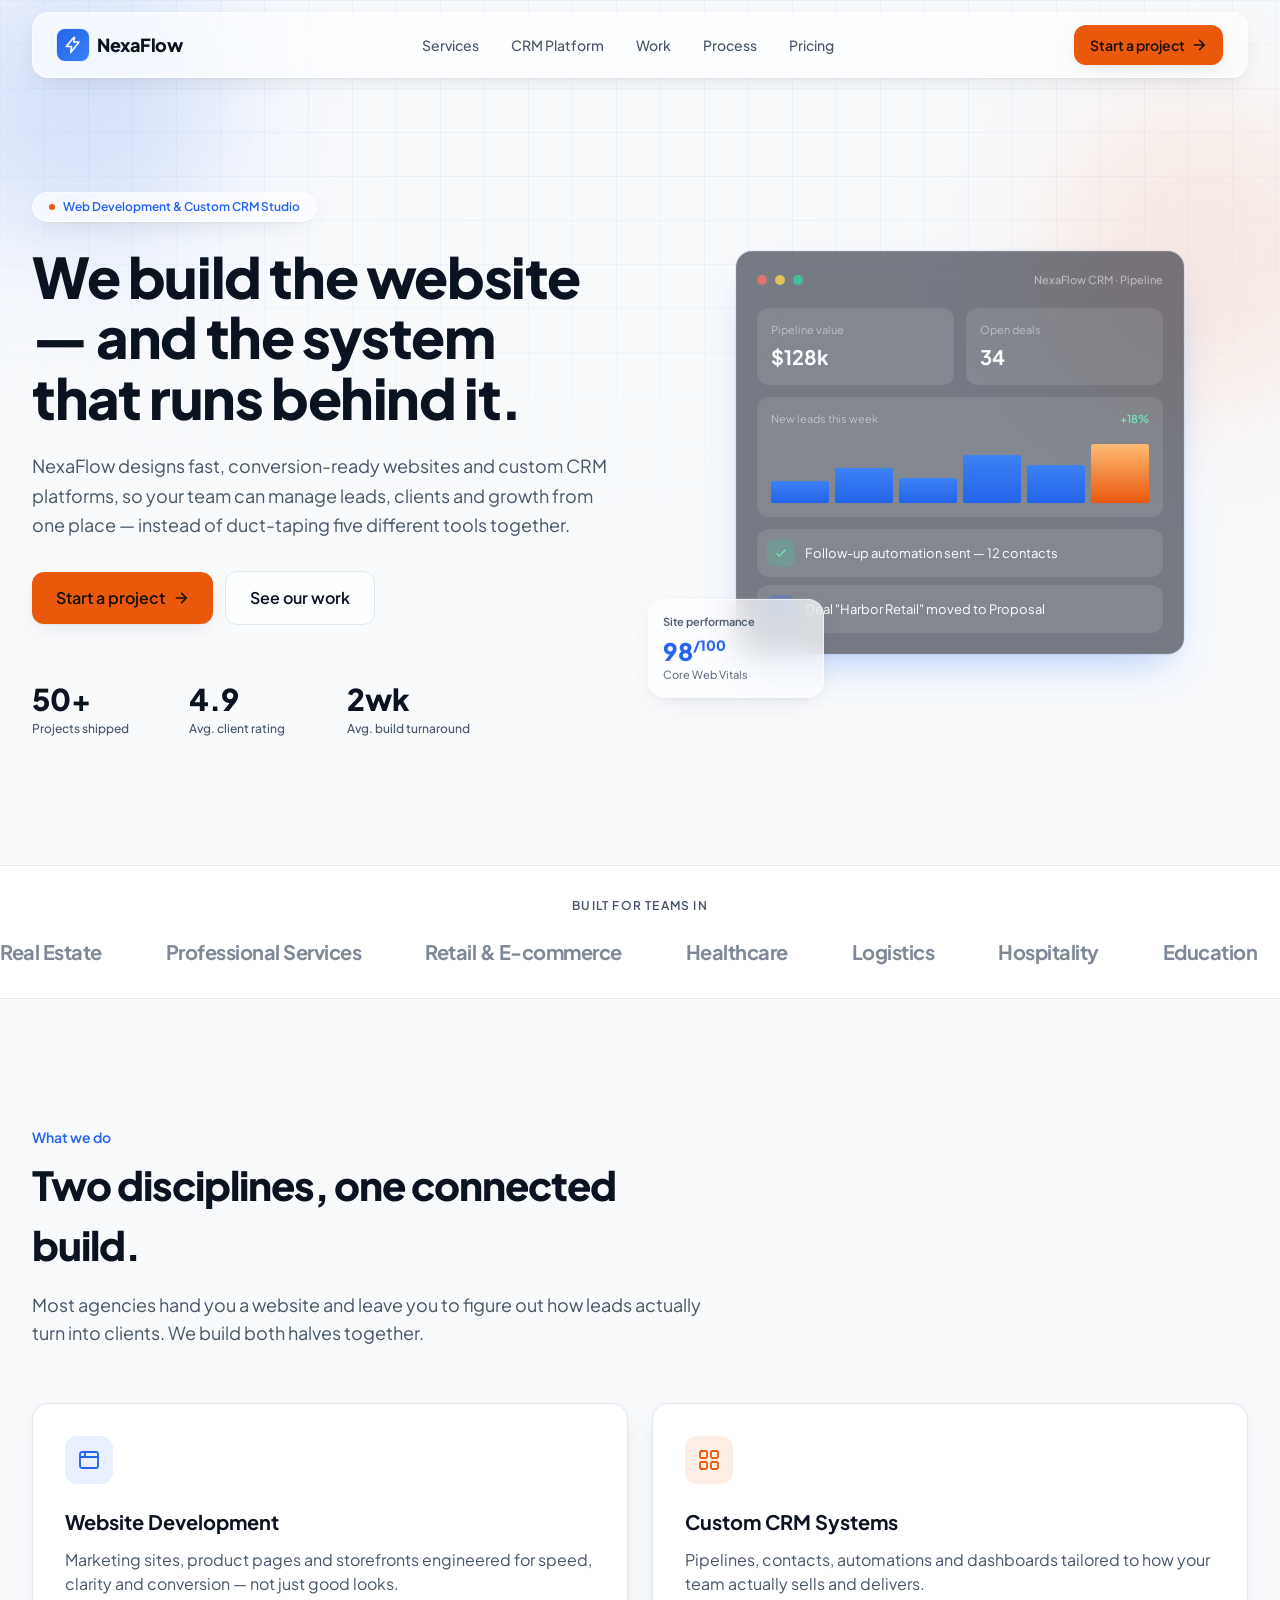
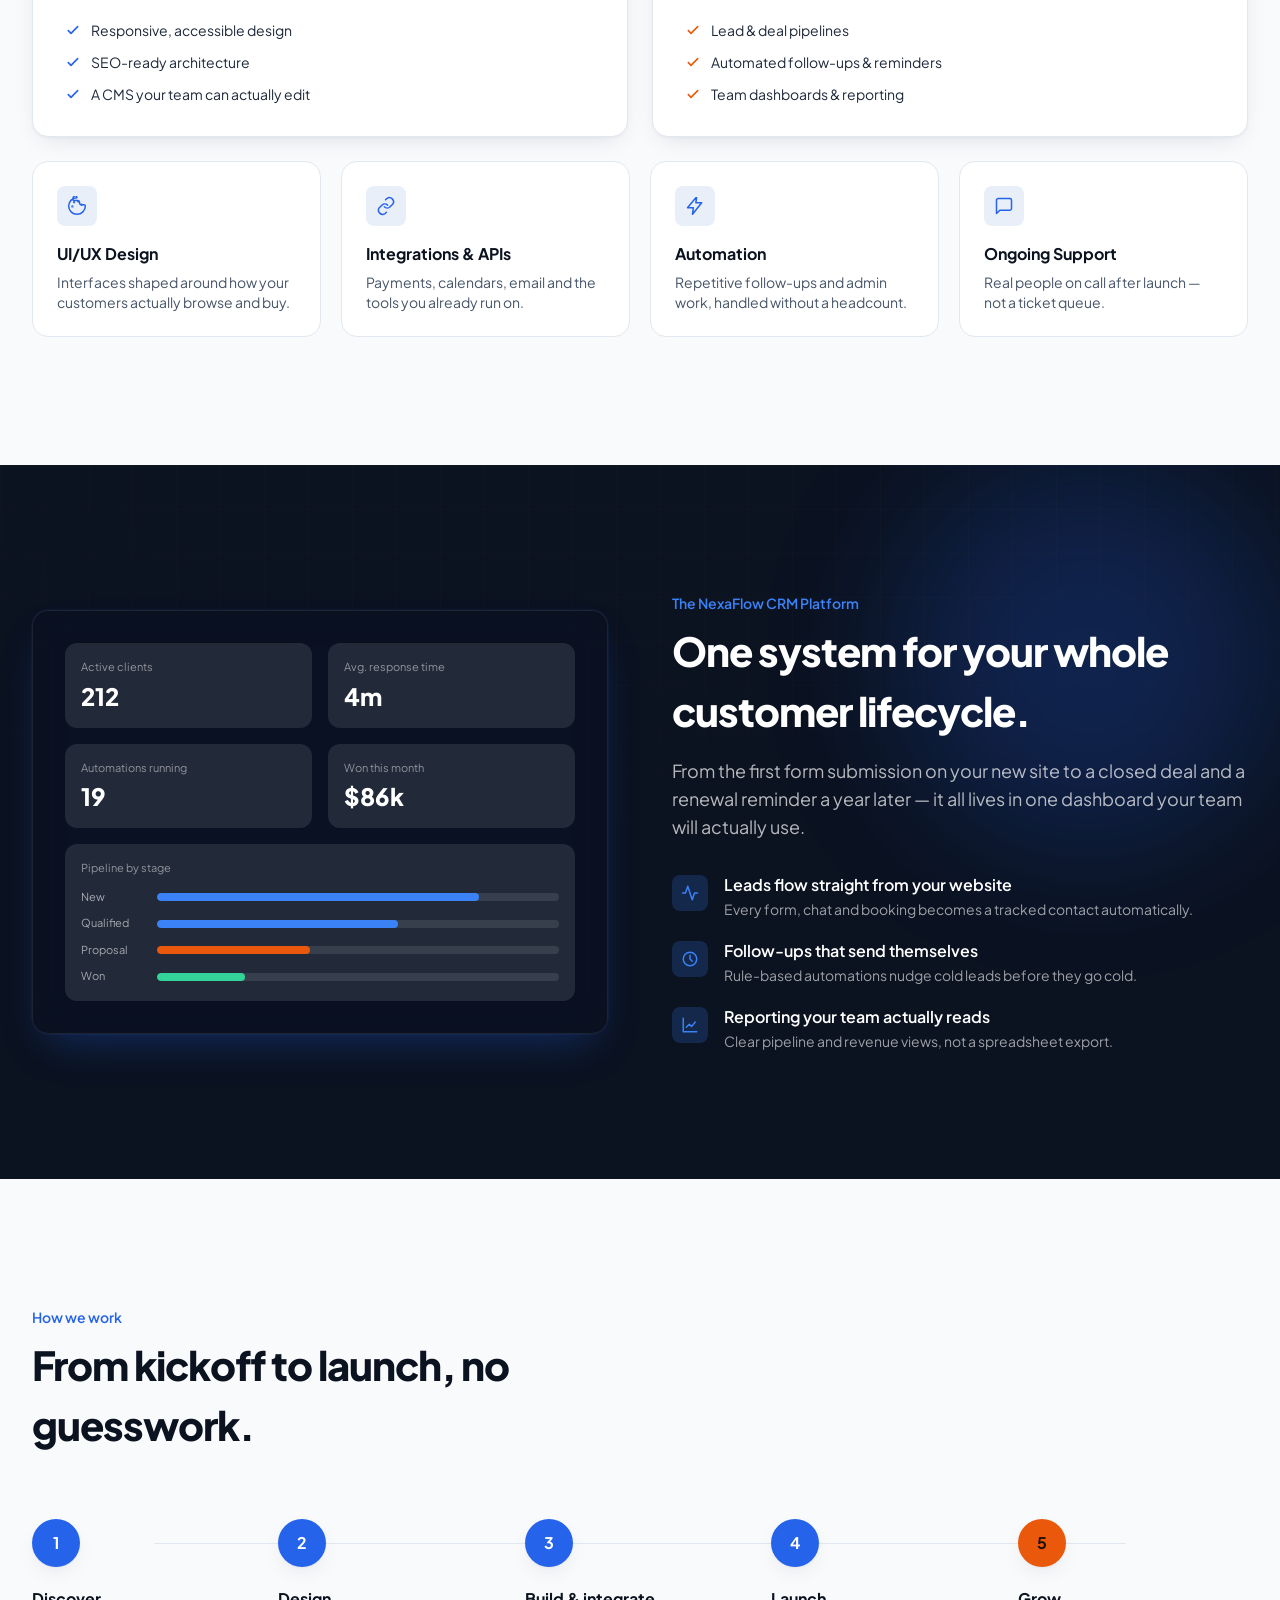
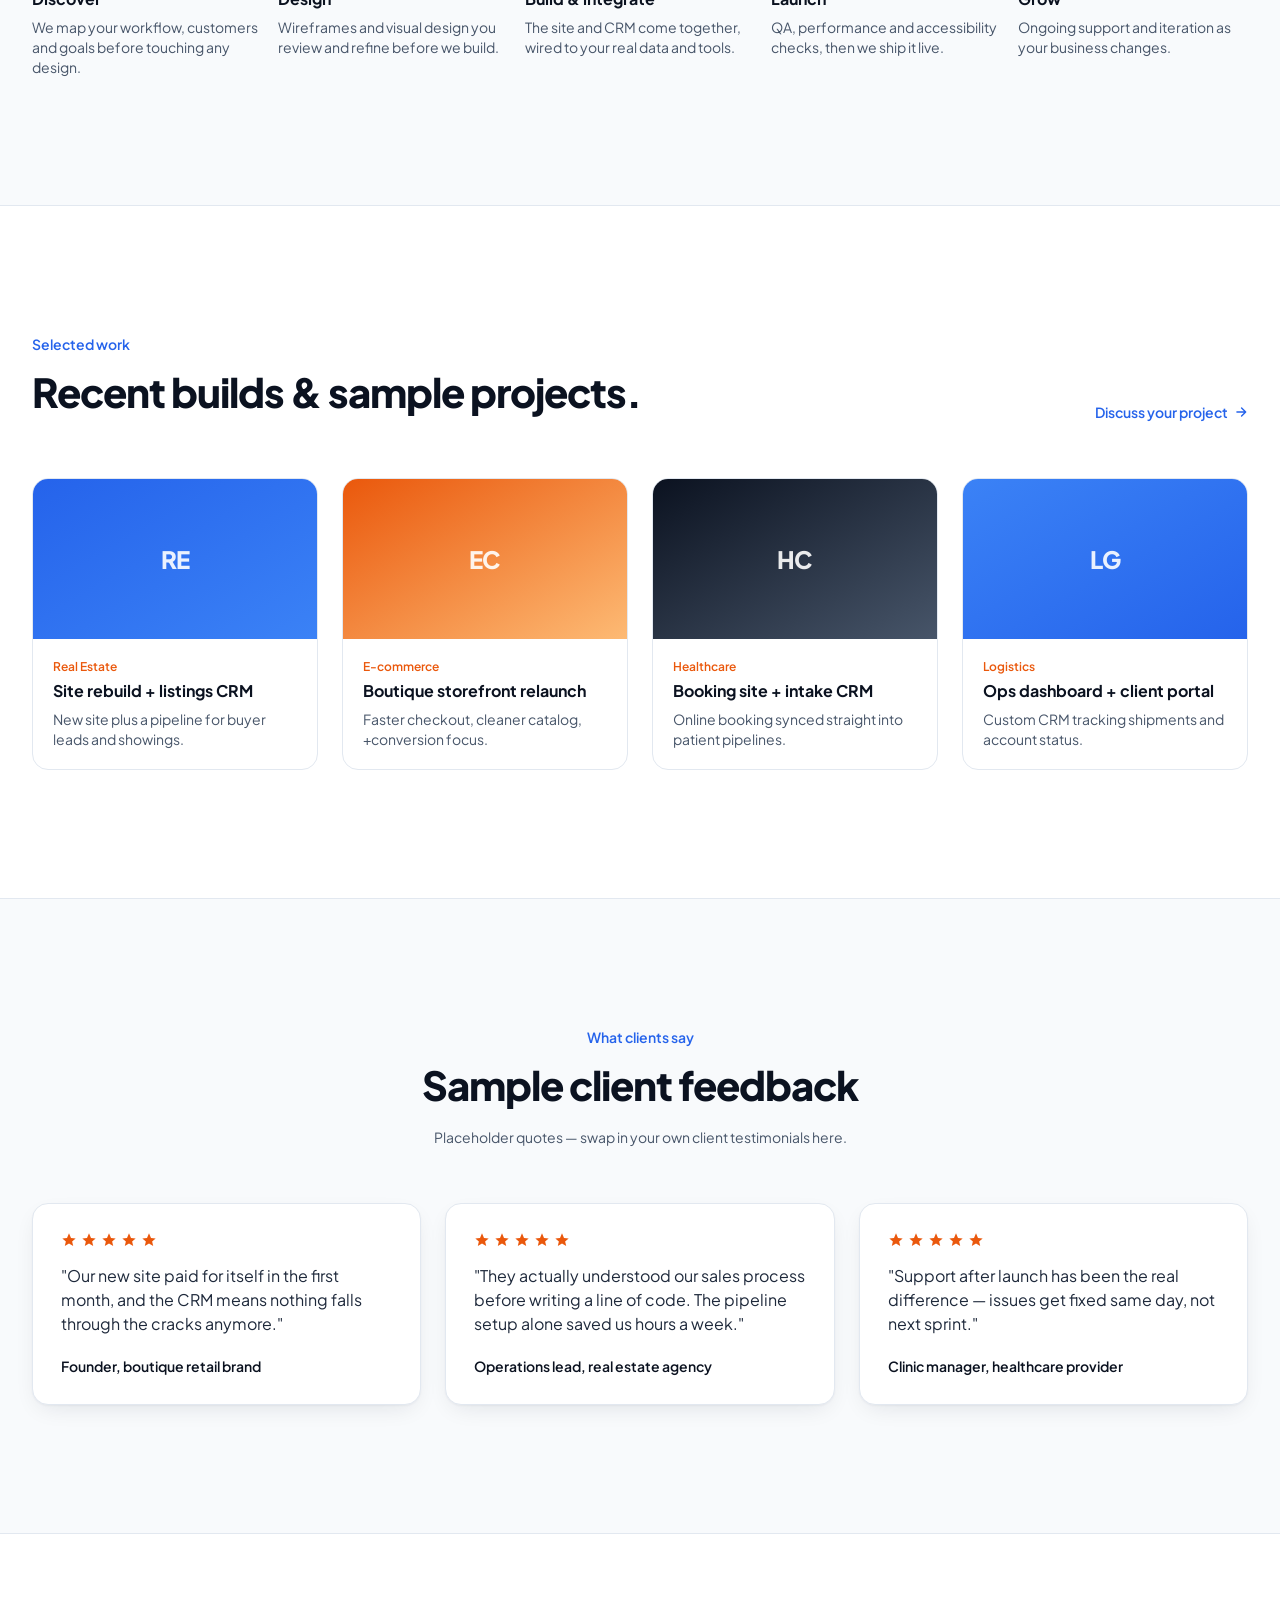
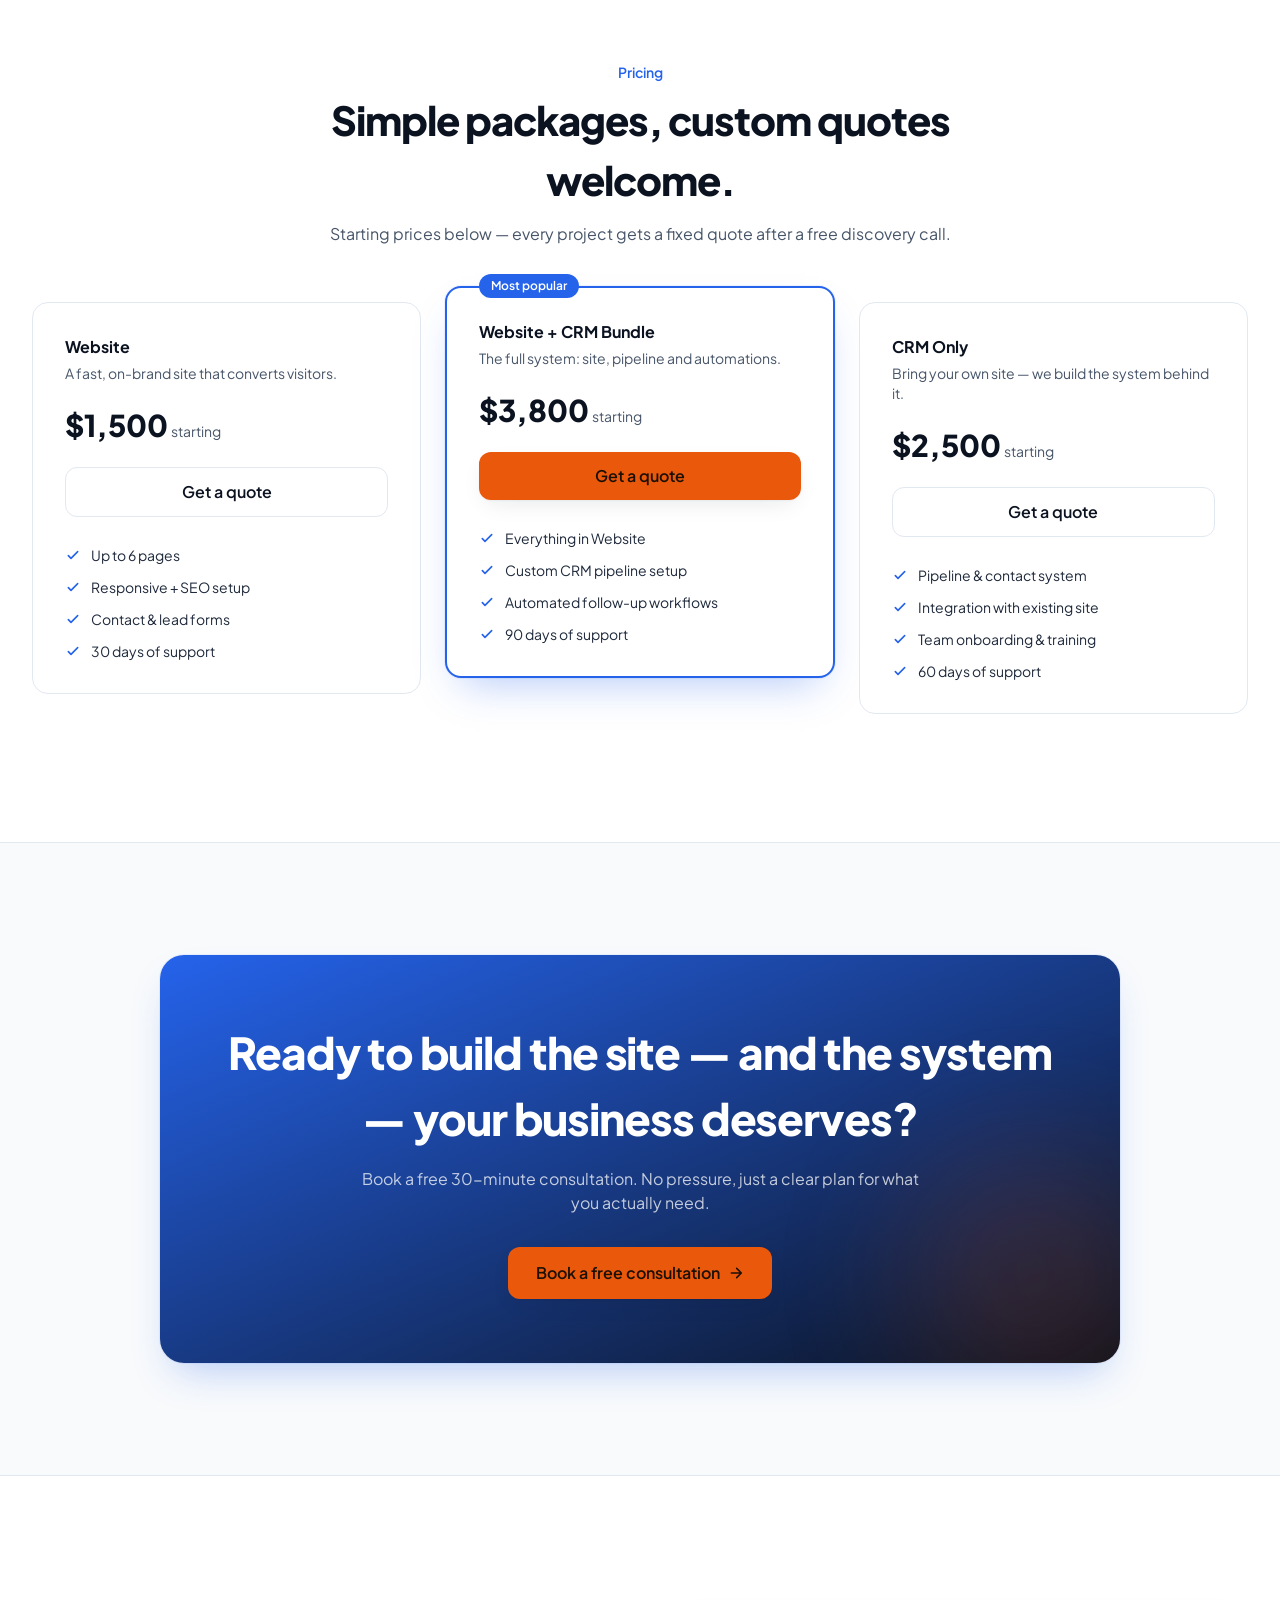
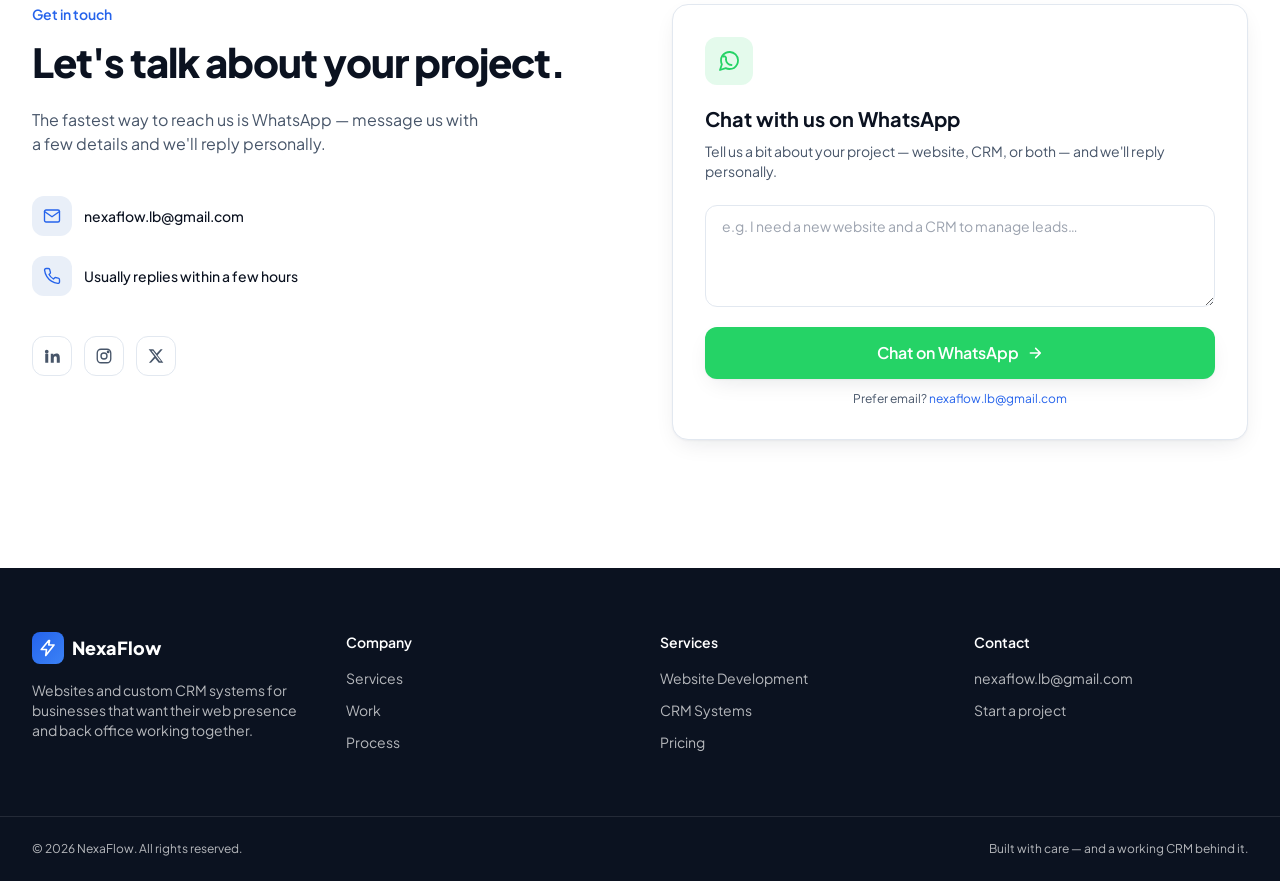
<file: index.html>
<!DOCTYPE html>
<html lang="en">
<head>
<meta charset="UTF-8" />
<meta name="viewport" content="width=device-width, initial-scale=1.0" />
<title>NexaFlow — Websites &amp; CRM Systems Built to Grow Your Business</title>
<meta name="description" content="NexaFlow designs fast, conversion-ready websites and custom CRM systems, so you can run leads, clients and growth from one place." />
<meta name="theme-color" content="#F8FAFC" />

<link rel="preconnect" href="https://fonts.googleapis.com" />
<link rel="preconnect" href="https://fonts.gstatic.com" crossorigin />
<link href="https://fonts.googleapis.com/css2?family=Plus+Jakarta+Sans:wght@400;500;600;700;800&family=Plus+Jakarta+Sans:ital@0;1&display=swap" rel="stylesheet" />

<!-- Tailwind is pre-compiled to assets/css/tailwind.css (see assets/README.md) — no runtime CDN dependency. -->
<link rel="stylesheet" href="assets/css/tailwind.css" />
<link rel="stylesheet" href="assets/css/custom.css" />
</head>
<body class="bg-bg text-fg font-sans antialiased">

<a href="#main" class="skip-link">Skip to content</a>

<!-- ============ NAV ============ -->
<header id="site-nav" class="fixed top-0 inset-x-0 z-50 transition-all duration-300">
  <div class="mx-auto max-w-7xl px-5 sm:px-8">
    <div id="nav-inner" class="mt-3 flex items-center justify-between rounded-2xl glass shadow-soft px-4 sm:px-6 py-3 transition-all duration-300">
      <a href="#main" class="flex items-center gap-2 font-extrabold text-lg tracking-tight text-ink">
        <span class="inline-flex h-8 w-8 items-center justify-center rounded-lg bg-gradient-to-br from-primary to-secondary text-white shadow-glow" aria-hidden="true">
          <svg width="18" height="18" viewBox="0 0 24 24" fill="none" stroke="currentColor" stroke-width="2.2" stroke-linecap="round" stroke-linejoin="round"><path d="M13 2 3 14h7l-1 8 11-14h-7l1-6z"/></svg>
        </span>
        NexaFlow
      </a>

      <nav aria-label="Primary" class="hidden md:flex items-center gap-8 text-sm font-medium text-mutedfg">
        <a href="#services" class="nav-link hover:text-ink">Services</a>
        <a href="#crm" class="nav-link hover:text-ink">CRM Platform</a>
        <a href="#work" class="nav-link hover:text-ink">Work</a>
        <a href="#process" class="nav-link hover:text-ink">Process</a>
        <a href="#pricing" class="nav-link hover:text-ink">Pricing</a>
      </nav>

      <div class="flex items-center gap-2">
        <a href="#contact" class="hidden sm:inline-flex btn items-center gap-1.5 rounded-xl bg-accent text-onaccent px-4 py-2.5 text-sm font-semibold shadow-soft hover:shadow-glow">
          Start a project
          <svg width="16" height="16" viewBox="0 0 24 24" fill="none" stroke="currentColor" stroke-width="2.3" stroke-linecap="round" stroke-linejoin="round" aria-hidden="true"><path d="M5 12h14M13 5l7 7-7 7"/></svg>
        </a>
        <button id="menu-btn" type="button" aria-label="Open menu" aria-expanded="false" aria-controls="mobile-menu" class="md:hidden inline-flex h-10 w-10 items-center justify-center rounded-xl text-ink hover:bg-muted">
          <svg id="icon-open" width="22" height="22" viewBox="0 0 24 24" fill="none" stroke="currentColor" stroke-width="2" stroke-linecap="round"><path d="M4 7h16M4 12h16M4 17h16"/></svg>
          <svg id="icon-close" width="22" height="22" viewBox="0 0 24 24" fill="none" stroke="currentColor" stroke-width="2" stroke-linecap="round" class="hidden"><path d="M6 6l12 12M18 6 6 18"/></svg>
        </button>
      </div>
    </div>

    <nav id="mobile-menu" aria-label="Mobile" class="hidden md:hidden mt-2 rounded-2xl glass shadow-soft p-4 flex flex-col gap-1 text-sm font-medium text-mutedfg">
      <a href="#services" class="rounded-lg px-3 py-2.5 hover:bg-muted hover:text-ink">Services</a>
      <a href="#crm" class="rounded-lg px-3 py-2.5 hover:bg-muted hover:text-ink">CRM Platform</a>
      <a href="#work" class="rounded-lg px-3 py-2.5 hover:bg-muted hover:text-ink">Work</a>
      <a href="#process" class="rounded-lg px-3 py-2.5 hover:bg-muted hover:text-ink">Process</a>
      <a href="#pricing" class="rounded-lg px-3 py-2.5 hover:bg-muted hover:text-ink">Pricing</a>
      <a href="#contact" class="mt-2 inline-flex justify-center items-center gap-1.5 rounded-xl bg-accent text-onaccent px-4 py-2.5 font-semibold">Start a project</a>
    </nav>
  </div>
</header>

<main id="main">

  <!-- ============ HERO ============ -->
  <section class="relative overflow-hidden pt-40 pb-24 sm:pt-48 sm:pb-32">
    <div class="absolute inset-0 bg-grid" aria-hidden="true"></div>
    <div class="blob w-72 h-72 bg-primary/30 -top-10 -left-16" aria-hidden="true"></div>
    <div class="blob blob-2 w-80 h-80 bg-accent/20 top-24 -right-20" aria-hidden="true"></div>

    <div class="relative mx-auto max-w-7xl px-5 sm:px-8">
      <div class="grid lg:grid-cols-2 gap-16 items-center">
        <div>
          <div data-reveal data-reveal-y="16" class="inline-flex items-center gap-2 rounded-full glass px-4 py-1.5 text-xs font-semibold text-primary shadow-soft">
            <span class="h-1.5 w-1.5 rounded-full bg-accent" aria-hidden="true"></span>
            Web Development &amp; Custom CRM Studio
          </div>

          <h1 data-reveal data-reveal-y="22" class="mt-6 font-extrabold tracking-tight text-ink" style="font-size:clamp(2.25rem,5vw,3.5rem); line-height:1.08;">
            We build the website — and the system that runs behind it.
          </h1>

          <p data-reveal data-reveal-y="22" class="mt-6 max-w-xl text-lg text-mutedfg leading-relaxed">
            NexaFlow designs fast, conversion-ready websites and custom CRM platforms, so your team can manage leads, clients and growth from one place — instead of duct-taping five different tools together.
          </p>

          <div data-reveal data-reveal-y="22" class="mt-8 flex flex-wrap items-center gap-3">
            <a href="#contact" class="btn inline-flex items-center gap-2 rounded-xl bg-accent text-onaccent px-6 py-3.5 font-semibold shadow-soft hover:shadow-glow">
              Start a project
              <svg width="16" height="16" viewBox="0 0 24 24" fill="none" stroke="currentColor" stroke-width="2.3" stroke-linecap="round" stroke-linejoin="round" aria-hidden="true"><path d="M5 12h14M13 5l7 7-7 7"/></svg>
            </a>
            <a href="#work" class="btn inline-flex items-center gap-2 rounded-xl border border-borderc bg-white/70 px-6 py-3.5 font-semibold text-ink hover:bg-white">
              See our work
            </a>
          </div>

          <dl data-reveal data-reveal-y="18" class="mt-14 grid grid-cols-3 gap-6 max-w-md">
            <div>
              <dt class="sr-only">Projects shipped</dt>
              <dd class="text-3xl font-extrabold text-ink"><span class="counter" data-target="50">0</span>+</dd>
              <p class="mt-1 text-xs font-medium text-mutedfg">Projects shipped</p>
            </div>
            <div>
              <dt class="sr-only">Average client rating</dt>
              <dd class="text-3xl font-extrabold text-ink"><span class="counter" data-target="4.9" data-decimal="1">0</span></dd>
              <p class="mt-1 text-xs font-medium text-mutedfg">Avg. client rating</p>
            </div>
            <div>
              <dt class="sr-only">Average build time in weeks</dt>
              <dd class="text-3xl font-extrabold text-ink"><span class="counter" data-target="2">0</span>wk</dd>
              <p class="mt-1 text-xs font-medium text-mutedfg">Avg. build turnaround</p>
            </div>
          </dl>
        </div>

        <!-- Floating CRM mockup -->
        <div class="relative" data-reveal data-reveal-y="30">
          <div id="hero-float" class="relative mx-auto max-w-md rounded-2xl glass-dark shadow-glow p-5 text-white">
            <div class="flex items-center justify-between">
              <div class="flex items-center gap-2">
                <span class="h-2.5 w-2.5 rounded-full bg-red-400/80" aria-hidden="true"></span>
                <span class="h-2.5 w-2.5 rounded-full bg-amber-300/80" aria-hidden="true"></span>
                <span class="h-2.5 w-2.5 rounded-full bg-emerald-400/80" aria-hidden="true"></span>
              </div>
              <span class="text-[11px] font-medium text-white/50">NexaFlow CRM · Pipeline</span>
            </div>

            <div class="mt-5 grid grid-cols-2 gap-3">
              <div class="rounded-xl bg-white/10 p-3.5">
                <p class="text-[11px] text-white/50">Pipeline value</p>
                <p class="mt-1 text-xl font-bold">$<span class="counter" data-target="128">0</span>k</p>
              </div>
              <div class="rounded-xl bg-white/10 p-3.5">
                <p class="text-[11px] text-white/50">Open deals</p>
                <p class="mt-1 text-xl font-bold"><span class="counter" data-target="34">0</span></p>
              </div>
            </div>

            <div class="mt-3 rounded-xl bg-white/10 p-3.5">
              <div class="flex items-center justify-between text-[11px] text-white/50">
                <span>New leads this week</span>
                <span class="text-emerald-300 font-semibold">+18%</span>
              </div>
              <div class="mt-3 flex items-end gap-1.5 h-16" aria-hidden="true">
                <span class="flex-1 rounded-sm bg-gradient-to-t from-primary to-secondary" style="height:35%"></span>
                <span class="flex-1 rounded-sm bg-gradient-to-t from-primary to-secondary" style="height:55%"></span>
                <span class="flex-1 rounded-sm bg-gradient-to-t from-primary to-secondary" style="height:40%"></span>
                <span class="flex-1 rounded-sm bg-gradient-to-t from-primary to-secondary" style="height:75%"></span>
                <span class="flex-1 rounded-sm bg-gradient-to-t from-primary to-secondary" style="height:60%"></span>
                <span class="flex-1 rounded-sm bg-gradient-to-t from-accent to-orange-300" style="height:92%"></span>
              </div>
            </div>

            <ul class="mt-3 space-y-2">
              <li class="flex items-center gap-2.5 rounded-xl bg-white/10 p-2.5 text-[13px]">
                <span class="flex h-7 w-7 items-center justify-center rounded-lg bg-emerald-400/20 text-emerald-300" aria-hidden="true">
                  <svg width="14" height="14" viewBox="0 0 24 24" fill="none" stroke="currentColor" stroke-width="2.4" stroke-linecap="round" stroke-linejoin="round"><path d="m5 13 4 4L19 7"/></svg>
                </span>
                Follow-up automation sent — 12 contacts
              </li>
              <li class="flex items-center gap-2.5 rounded-xl bg-white/10 p-2.5 text-[13px]">
                <span class="flex h-7 w-7 items-center justify-center rounded-lg bg-primary/25 text-secondary" aria-hidden="true">
                  <svg width="14" height="14" viewBox="0 0 24 24" fill="none" stroke="currentColor" stroke-width="2.4" stroke-linecap="round" stroke-linejoin="round"><path d="M12 8v4l3 3"/><circle cx="12" cy="12" r="9"/></svg>
                </span>
                Deal "Harbor Retail" moved to Proposal
              </li>
            </ul>
          </div>

          <div class="absolute -bottom-6 -left-6 hidden sm:block rounded-2xl glass shadow-soft p-3.5 w-44" id="hero-badge">
            <p class="text-[11px] font-semibold text-mutedfg">Site performance</p>
            <p class="mt-1 text-2xl font-extrabold text-primary">98<span class="text-sm align-top">/100</span></p>
            <p class="text-[11px] text-mutedfg">Core Web Vitals</p>
          </div>
        </div>
      </div>
    </div>
  </section>

  <!-- ============ LOGO / TRUST MARQUEE ============ -->
  <section class="border-y border-borderc bg-white py-8 overflow-hidden" aria-label="Industries we work with">
    <p class="text-center text-xs font-semibold uppercase tracking-widest text-mutedfg mb-6">Built for teams in</p>
    <div class="relative">
      <div class="flex whitespace-nowrap marquee-track w-max text-mutedfg/70 font-bold text-xl tracking-tight gap-16">
        <span>Real Estate</span><span>Professional Services</span><span>Retail &amp; E-commerce</span><span>Healthcare</span><span>Logistics</span><span>Hospitality</span><span>Education</span>
        <span>Real Estate</span><span>Professional Services</span><span>Retail &amp; E-commerce</span><span>Healthcare</span><span>Logistics</span><span>Hospitality</span><span>Education</span>
      </div>
    </div>
  </section>

  <!-- ============ SERVICES ============ -->
  <section id="services" class="py-24 sm:py-32">
    <div class="mx-auto max-w-7xl px-5 sm:px-8">
      <div class="max-w-2xl" data-reveal data-reveal-y="20">
        <p class="text-sm font-semibold text-primary">What we do</p>
        <h2 class="mt-2 font-extrabold text-ink tracking-tight" style="font-size:clamp(1.75rem,3.4vw,2.5rem);">Two disciplines, one connected build.</h2>
        <p class="mt-4 text-lg text-mutedfg">Most agencies hand you a website and leave you to figure out how leads actually turn into clients. We build both halves together.</p>
      </div>

      <div class="mt-14 grid lg:grid-cols-2 gap-6">
        <!-- Website Dev -->
        <div data-reveal data-reveal-y="24" class="group relative rounded-2xl border border-borderc bg-card p-8 shadow-soft card-hover">
          <span class="flex h-12 w-12 items-center justify-center rounded-xl bg-primary/10 text-primary" aria-hidden="true">
            <svg width="24" height="24" viewBox="0 0 24 24" fill="none" stroke="currentColor" stroke-width="1.8" stroke-linecap="round" stroke-linejoin="round"><rect x="3" y="4" width="18" height="16" rx="2"/><path d="M3 9h18M8 4v5"/></svg>
          </span>
          <h3 class="mt-6 text-xl font-bold text-ink">Website Development</h3>
          <p class="mt-3 text-mutedfg">Marketing sites, product pages and storefronts engineered for speed, clarity and conversion — not just good looks.</p>
          <ul class="mt-6 space-y-3 text-sm text-fg">
            <li class="flex items-start gap-2.5"><svg class="mt-0.5 shrink-0 text-primary" width="16" height="16" viewBox="0 0 24 24" fill="none" stroke="currentColor" stroke-width="2.4" stroke-linecap="round" stroke-linejoin="round" aria-hidden="true"><path d="m5 13 4 4L19 7"/></svg>Responsive, accessible design</li>
            <li class="flex items-start gap-2.5"><svg class="mt-0.5 shrink-0 text-primary" width="16" height="16" viewBox="0 0 24 24" fill="none" stroke="currentColor" stroke-width="2.4" stroke-linecap="round" stroke-linejoin="round" aria-hidden="true"><path d="m5 13 4 4L19 7"/></svg>SEO-ready architecture</li>
            <li class="flex items-start gap-2.5"><svg class="mt-0.5 shrink-0 text-primary" width="16" height="16" viewBox="0 0 24 24" fill="none" stroke="currentColor" stroke-width="2.4" stroke-linecap="round" stroke-linejoin="round" aria-hidden="true"><path d="m5 13 4 4L19 7"/></svg>A CMS your team can actually edit</li>
          </ul>
        </div>

        <!-- CRM -->
        <div data-reveal data-reveal-y="24" class="group relative rounded-2xl border border-borderc bg-card p-8 shadow-soft card-hover">
          <span class="flex h-12 w-12 items-center justify-center rounded-xl bg-accent/10 text-accent" aria-hidden="true">
            <svg width="24" height="24" viewBox="0 0 24 24" fill="none" stroke="currentColor" stroke-width="1.8" stroke-linecap="round" stroke-linejoin="round"><rect x="3" y="3" width="7" height="7" rx="1.5"/><rect x="14" y="3" width="7" height="7" rx="1.5"/><rect x="3" y="14" width="7" height="7" rx="1.5"/><rect x="14" y="14" width="7" height="7" rx="1.5"/></svg>
          </span>
          <h3 class="mt-6 text-xl font-bold text-ink">Custom CRM Systems</h3>
          <p class="mt-3 text-mutedfg">Pipelines, contacts, automations and dashboards tailored to how your team actually sells and delivers.</p>
          <ul class="mt-6 space-y-3 text-sm text-fg">
            <li class="flex items-start gap-2.5"><svg class="mt-0.5 shrink-0 text-accent" width="16" height="16" viewBox="0 0 24 24" fill="none" stroke="currentColor" stroke-width="2.4" stroke-linecap="round" stroke-linejoin="round" aria-hidden="true"><path d="m5 13 4 4L19 7"/></svg>Lead &amp; deal pipelines</li>
            <li class="flex items-start gap-2.5"><svg class="mt-0.5 shrink-0 text-accent" width="16" height="16" viewBox="0 0 24 24" fill="none" stroke="currentColor" stroke-width="2.4" stroke-linecap="round" stroke-linejoin="round" aria-hidden="true"><path d="m5 13 4 4L19 7"/></svg>Automated follow-ups &amp; reminders</li>
            <li class="flex items-start gap-2.5"><svg class="mt-0.5 shrink-0 text-accent" width="16" height="16" viewBox="0 0 24 24" fill="none" stroke="currentColor" stroke-width="2.4" stroke-linecap="round" stroke-linejoin="round" aria-hidden="true"><path d="m5 13 4 4L19 7"/></svg>Team dashboards &amp; reporting</li>
          </ul>
        </div>
      </div>

      <!-- supporting features -->
      <div class="mt-6 grid sm:grid-cols-2 lg:grid-cols-4 gap-5">
        <div data-reveal data-reveal-y="20" class="rounded-2xl border border-borderc bg-card p-6 card-hover">
          <span class="flex h-10 w-10 items-center justify-center rounded-lg bg-muted text-primary" aria-hidden="true">
            <svg width="20" height="20" viewBox="0 0 24 24" fill="none" stroke="currentColor" stroke-width="1.8" stroke-linecap="round" stroke-linejoin="round"><circle cx="13.5" cy="6.5" r=".5"/><circle cx="17.5" cy="10.5" r=".5"/><circle cx="8.5" cy="7.5" r=".5"/><circle cx="6.5" cy="12.5" r=".5"/><path d="M12 2a10 10 0 1 0 10 10c0-1-1-1.5-2-1.5h-3a2 2 0 0 1-2-2v-1a2 2 0 0 0-2-2H9a2 2 0 0 1-2-2 4 4 0 0 1 4-4Z"/></svg>
          </span>
          <h4 class="mt-4 font-bold text-ink">UI/UX Design</h4>
          <p class="mt-1.5 text-sm text-mutedfg">Interfaces shaped around how your customers actually browse and buy.</p>
        </div>
        <div data-reveal data-reveal-y="20" class="rounded-2xl border border-borderc bg-card p-6 card-hover">
          <span class="flex h-10 w-10 items-center justify-center rounded-lg bg-muted text-primary" aria-hidden="true">
            <svg width="20" height="20" viewBox="0 0 24 24" fill="none" stroke="currentColor" stroke-width="1.8" stroke-linecap="round" stroke-linejoin="round"><path d="M10 13a5 5 0 0 0 7 0l3-3a5 5 0 0 0-7-7l-1.5 1.5"/><path d="M14 11a5 5 0 0 0-7 0l-3 3a5 5 0 0 0 7 7l1.5-1.5"/></svg>
          </span>
          <h4 class="mt-4 font-bold text-ink">Integrations &amp; APIs</h4>
          <p class="mt-1.5 text-sm text-mutedfg">Payments, calendars, email and the tools you already run on.</p>
        </div>
        <div data-reveal data-reveal-y="20" class="rounded-2xl border border-borderc bg-card p-6 card-hover">
          <span class="flex h-10 w-10 items-center justify-center rounded-lg bg-muted text-primary" aria-hidden="true">
            <svg width="20" height="20" viewBox="0 0 24 24" fill="none" stroke="currentColor" stroke-width="1.8" stroke-linecap="round" stroke-linejoin="round"><path d="M13 2 3 14h7l-1 8 11-14h-7l1-6z"/></svg>
          </span>
          <h4 class="mt-4 font-bold text-ink">Automation</h4>
          <p class="mt-1.5 text-sm text-mutedfg">Repetitive follow-ups and admin work, handled without a headcount.</p>
        </div>
        <div data-reveal data-reveal-y="20" class="rounded-2xl border border-borderc bg-card p-6 card-hover">
          <span class="flex h-10 w-10 items-center justify-center rounded-lg bg-muted text-primary" aria-hidden="true">
            <svg width="20" height="20" viewBox="0 0 24 24" fill="none" stroke="currentColor" stroke-width="1.8" stroke-linecap="round" stroke-linejoin="round"><path d="M21 15a2 2 0 0 1-2 2H7l-4 4V5a2 2 0 0 1 2-2h14a2 2 0 0 1 2 2z"/></svg>
          </span>
          <h4 class="mt-4 font-bold text-ink">Ongoing Support</h4>
          <p class="mt-1.5 text-sm text-mutedfg">Real people on call after launch — not a ticket queue.</p>
        </div>
      </div>
    </div>
  </section>

  <!-- ============ CRM SHOWCASE ============ -->
  <section id="crm" class="relative py-24 sm:py-32 bg-ink overflow-hidden">
    <div class="absolute inset-0 opacity-40 bg-grid" style="filter:invert(1);" aria-hidden="true"></div>
    <div class="blob w-96 h-96 bg-primary/40 top-0 right-0" aria-hidden="true"></div>

    <div class="relative mx-auto max-w-7xl px-5 sm:px-8 grid lg:grid-cols-2 gap-16 items-center">
      <div class="order-2 lg:order-1" data-reveal data-reveal-y="26">
        <div class="rounded-2xl glass-dark p-6 sm:p-8 text-white shadow-glow">
          <div class="grid grid-cols-2 gap-4">
            <div class="rounded-xl bg-white/10 p-4">
              <p class="text-[11px] text-white/50">Active clients</p>
              <p class="mt-1 text-2xl font-extrabold"><span class="counter" data-target="212">0</span></p>
            </div>
            <div class="rounded-xl bg-white/10 p-4">
              <p class="text-[11px] text-white/50">Avg. response time</p>
              <p class="mt-1 text-2xl font-extrabold"><span class="counter" data-target="4">0</span>m</p>
            </div>
            <div class="rounded-xl bg-white/10 p-4">
              <p class="text-[11px] text-white/50">Automations running</p>
              <p class="mt-1 text-2xl font-extrabold"><span class="counter" data-target="19">0</span></p>
            </div>
            <div class="rounded-xl bg-white/10 p-4">
              <p class="text-[11px] text-white/50">Won this month</p>
              <p class="mt-1 text-2xl font-extrabold">$<span class="counter" data-target="86">0</span>k</p>
            </div>
          </div>

          <div class="mt-4 rounded-xl bg-white/10 p-4">
            <p class="text-[11px] text-white/50 mb-3">Pipeline by stage</p>
            <div class="space-y-2.5" aria-hidden="true">
              <div class="flex items-center gap-3 text-[11px] text-white/60">
                <span class="w-16">New</span>
                <span class="flex-1 h-2 rounded-full bg-white/10 overflow-hidden"><span class="block h-full w-[80%] rounded-full bg-secondary"></span></span>
              </div>
              <div class="flex items-center gap-3 text-[11px] text-white/60">
                <span class="w-16">Qualified</span>
                <span class="flex-1 h-2 rounded-full bg-white/10 overflow-hidden"><span class="block h-full w-[60%] rounded-full bg-secondary"></span></span>
              </div>
              <div class="flex items-center gap-3 text-[11px] text-white/60">
                <span class="w-16">Proposal</span>
                <span class="flex-1 h-2 rounded-full bg-white/10 overflow-hidden"><span class="block h-full w-[38%] rounded-full bg-accent"></span></span>
              </div>
              <div class="flex items-center gap-3 text-[11px] text-white/60">
                <span class="w-16">Won</span>
                <span class="flex-1 h-2 rounded-full bg-white/10 overflow-hidden"><span class="block h-full w-[22%] rounded-full bg-emerald-400"></span></span>
              </div>
            </div>
          </div>
        </div>
      </div>

      <div class="order-1 lg:order-2 text-white">
        <p data-reveal data-reveal-y="16" class="text-sm font-semibold text-secondary">The NexaFlow CRM Platform</p>
        <h2 data-reveal data-reveal-y="20" class="mt-2 font-extrabold tracking-tight" style="font-size:clamp(1.75rem,3.4vw,2.5rem);">One system for your whole customer lifecycle.</h2>
        <p data-reveal data-reveal-y="20" class="mt-4 text-lg text-white/70">From the first form submission on your new site to a closed deal and a renewal reminder a year later — it all lives in one dashboard your team will actually use.</p>

        <ul class="mt-8 space-y-5">
          <li data-reveal data-reveal-y="18" class="flex gap-4">
            <span class="mt-0.5 flex h-9 w-9 shrink-0 items-center justify-center rounded-lg bg-secondary/20 text-secondary" aria-hidden="true">
              <svg width="18" height="18" viewBox="0 0 24 24" fill="none" stroke="currentColor" stroke-width="2" stroke-linecap="round" stroke-linejoin="round"><path d="M22 12h-4l-3 9L9 3l-3 9H2"/></svg>
            </span>
            <div>
              <p class="font-semibold">Leads flow straight from your website</p>
              <p class="text-sm text-white/60 mt-0.5">Every form, chat and booking becomes a tracked contact automatically.</p>
            </div>
          </li>
          <li data-reveal data-reveal-y="18" class="flex gap-4">
            <span class="mt-0.5 flex h-9 w-9 shrink-0 items-center justify-center rounded-lg bg-secondary/20 text-secondary" aria-hidden="true">
              <svg width="18" height="18" viewBox="0 0 24 24" fill="none" stroke="currentColor" stroke-width="2" stroke-linecap="round" stroke-linejoin="round"><circle cx="12" cy="12" r="9"/><path d="M12 7v5l3 3"/></svg>
            </span>
            <div>
              <p class="font-semibold">Follow-ups that send themselves</p>
              <p class="text-sm text-white/60 mt-0.5">Rule-based automations nudge cold leads before they go cold.</p>
            </div>
          </li>
          <li data-reveal data-reveal-y="18" class="flex gap-4">
            <span class="mt-0.5 flex h-9 w-9 shrink-0 items-center justify-center rounded-lg bg-secondary/20 text-secondary" aria-hidden="true">
              <svg width="18" height="18" viewBox="0 0 24 24" fill="none" stroke="currentColor" stroke-width="2" stroke-linecap="round" stroke-linejoin="round"><path d="M3 3v18h18"/><path d="M7 15l4-4 3 3 5-6"/></svg>
            </span>
            <div>
              <p class="font-semibold">Reporting your team actually reads</p>
              <p class="text-sm text-white/60 mt-0.5">Clear pipeline and revenue views, not a spreadsheet export.</p>
            </div>
          </li>
        </ul>
      </div>
    </div>
  </section>

  <!-- ============ PROCESS ============ -->
  <section id="process" class="py-24 sm:py-32">
    <div class="mx-auto max-w-7xl px-5 sm:px-8">
      <div class="max-w-2xl" data-reveal data-reveal-y="20">
        <p class="text-sm font-semibold text-primary">How we work</p>
        <h2 class="mt-2 font-extrabold text-ink tracking-tight" style="font-size:clamp(1.75rem,3.4vw,2.5rem);">From kickoff to launch, no guesswork.</h2>
      </div>

      <div class="mt-16 grid sm:grid-cols-2 lg:grid-cols-5 gap-6 lg:gap-4 relative">
        <div class="hidden lg:block absolute top-6 left-[10%] right-[10%] h-px bg-borderc" aria-hidden="true"></div>

        <div data-reveal data-reveal-y="20" class="relative">
          <div class="flex h-12 w-12 items-center justify-center rounded-full bg-primary text-white font-bold shadow-soft relative z-10">1</div>
          <h3 class="mt-5 font-bold text-ink">Discover</h3>
          <p class="mt-1.5 text-sm text-mutedfg">We map your workflow, customers and goals before touching any design.</p>
        </div>
        <div data-reveal data-reveal-y="20" class="relative">
          <div class="flex h-12 w-12 items-center justify-center rounded-full bg-primary text-white font-bold shadow-soft relative z-10">2</div>
          <h3 class="mt-5 font-bold text-ink">Design</h3>
          <p class="mt-1.5 text-sm text-mutedfg">Wireframes and visual design you review and refine before we build.</p>
        </div>
        <div data-reveal data-reveal-y="20" class="relative">
          <div class="flex h-12 w-12 items-center justify-center rounded-full bg-primary text-white font-bold shadow-soft relative z-10">3</div>
          <h3 class="mt-5 font-bold text-ink">Build &amp; integrate</h3>
          <p class="mt-1.5 text-sm text-mutedfg">The site and CRM come together, wired to your real data and tools.</p>
        </div>
        <div data-reveal data-reveal-y="20" class="relative">
          <div class="flex h-12 w-12 items-center justify-center rounded-full bg-primary text-white font-bold shadow-soft relative z-10">4</div>
          <h3 class="mt-5 font-bold text-ink">Launch</h3>
          <p class="mt-1.5 text-sm text-mutedfg">QA, performance and accessibility checks, then we ship it live.</p>
        </div>
        <div data-reveal data-reveal-y="20" class="relative">
          <div class="flex h-12 w-12 items-center justify-center rounded-full bg-accent text-onaccent font-bold shadow-soft relative z-10">5</div>
          <h3 class="mt-5 font-bold text-ink">Grow</h3>
          <p class="mt-1.5 text-sm text-mutedfg">Ongoing support and iteration as your business changes.</p>
        </div>
      </div>
    </div>
  </section>

  <!-- ============ WORK ============ -->
  <section id="work" class="py-24 sm:py-32 bg-white border-y border-borderc">
    <div class="mx-auto max-w-7xl px-5 sm:px-8">
      <div class="flex flex-wrap items-end justify-between gap-6" data-reveal data-reveal-y="20">
        <div class="max-w-2xl">
          <p class="text-sm font-semibold text-primary">Selected work</p>
          <h2 class="mt-2 font-extrabold text-ink tracking-tight" style="font-size:clamp(1.75rem,3.4vw,2.5rem);">Recent builds &amp; sample projects.</h2>
        </div>
        <a href="#contact" class="inline-flex items-center gap-1.5 text-sm font-semibold text-primary hover:underline">
          Discuss your project
          <svg width="14" height="14" viewBox="0 0 24 24" fill="none" stroke="currentColor" stroke-width="2.4" stroke-linecap="round" stroke-linejoin="round" aria-hidden="true"><path d="M5 12h14M13 5l7 7-7 7"/></svg>
        </a>
      </div>

      <div class="mt-14 grid sm:grid-cols-2 lg:grid-cols-4 gap-6">
        <a href="#contact" data-reveal data-reveal-y="24" class="group rounded-2xl border border-borderc overflow-hidden bg-card card-hover">
          <div class="h-40 bg-gradient-to-br from-primary to-secondary relative flex items-center justify-center">
            <span class="text-white/90 font-extrabold text-2xl tracking-tight">RE</span>
            <span class="absolute inset-0 bg-ink/0 group-hover:bg-ink/10 transition-colors"></span>
          </div>
          <div class="p-5">
            <p class="text-xs font-semibold text-accent">Real Estate</p>
            <h3 class="mt-1 font-bold text-ink">Site rebuild + listings CRM</h3>
            <p class="mt-1.5 text-sm text-mutedfg">New site plus a pipeline for buyer leads and showings.</p>
          </div>
        </a>
        <a href="#contact" data-reveal data-reveal-y="24" class="group rounded-2xl border border-borderc overflow-hidden bg-card card-hover">
          <div class="h-40 bg-gradient-to-br from-accent to-orange-300 relative flex items-center justify-center">
            <span class="text-white/90 font-extrabold text-2xl tracking-tight">EC</span>
            <span class="absolute inset-0 bg-ink/0 group-hover:bg-ink/10 transition-colors"></span>
          </div>
          <div class="p-5">
            <p class="text-xs font-semibold text-accent">E-commerce</p>
            <h3 class="mt-1 font-bold text-ink">Boutique storefront relaunch</h3>
            <p class="mt-1.5 text-sm text-mutedfg">Faster checkout, cleaner catalog, +conversion focus.</p>
          </div>
        </a>
        <a href="#contact" data-reveal data-reveal-y="24" class="group rounded-2xl border border-borderc overflow-hidden bg-card card-hover">
          <div class="h-40 bg-gradient-to-br from-ink to-slate-600 relative flex items-center justify-center">
            <span class="text-white/90 font-extrabold text-2xl tracking-tight">HC</span>
            <span class="absolute inset-0 bg-ink/0 group-hover:bg-ink/10 transition-colors"></span>
          </div>
          <div class="p-5">
            <p class="text-xs font-semibold text-accent">Healthcare</p>
            <h3 class="mt-1 font-bold text-ink">Booking site + intake CRM</h3>
            <p class="mt-1.5 text-sm text-mutedfg">Online booking synced straight into patient pipelines.</p>
          </div>
        </a>
        <a href="#contact" data-reveal data-reveal-y="24" class="group rounded-2xl border border-borderc overflow-hidden bg-card card-hover">
          <div class="h-40 bg-gradient-to-br from-secondary to-primary relative flex items-center justify-center">
            <span class="text-white/90 font-extrabold text-2xl tracking-tight">LG</span>
            <span class="absolute inset-0 bg-ink/0 group-hover:bg-ink/10 transition-colors"></span>
          </div>
          <div class="p-5">
            <p class="text-xs font-semibold text-accent">Logistics</p>
            <h3 class="mt-1 font-bold text-ink">Ops dashboard + client portal</h3>
            <p class="mt-1.5 text-sm text-mutedfg">Custom CRM tracking shipments and account status.</p>
          </div>
        </a>
      </div>
    </div>
  </section>

  <!-- ============ TESTIMONIALS ============ -->
  <section class="py-24 sm:py-32">
    <div class="mx-auto max-w-7xl px-5 sm:px-8">
      <div class="max-w-2xl mx-auto text-center" data-reveal data-reveal-y="20">
        <p class="text-sm font-semibold text-primary">What clients say</p>
        <h2 class="mt-2 font-extrabold text-ink tracking-tight" style="font-size:clamp(1.75rem,3.4vw,2.5rem);">Sample client feedback</h2>
        <p class="mt-3 text-sm text-mutedfg">Placeholder quotes — swap in your own client testimonials here.</p>
      </div>

      <div class="mt-14 grid md:grid-cols-3 gap-6">
        <figure data-reveal data-reveal-y="24" class="rounded-2xl border border-borderc bg-card p-7 shadow-soft card-hover">
          <div class="flex gap-1 text-accent" aria-hidden="true">
            <svg width="16" height="16" viewBox="0 0 24 24" fill="currentColor"><path d="M12 2l3 7 7 .6-5.3 4.6 1.6 6.8L12 17.3 5.7 21l1.6-6.8L2 9.6 9 9z"/></svg>
            <svg width="16" height="16" viewBox="0 0 24 24" fill="currentColor"><path d="M12 2l3 7 7 .6-5.3 4.6 1.6 6.8L12 17.3 5.7 21l1.6-6.8L2 9.6 9 9z"/></svg>
            <svg width="16" height="16" viewBox="0 0 24 24" fill="currentColor"><path d="M12 2l3 7 7 .6-5.3 4.6 1.6 6.8L12 17.3 5.7 21l1.6-6.8L2 9.6 9 9z"/></svg>
            <svg width="16" height="16" viewBox="0 0 24 24" fill="currentColor"><path d="M12 2l3 7 7 .6-5.3 4.6 1.6 6.8L12 17.3 5.7 21l1.6-6.8L2 9.6 9 9z"/></svg>
            <svg width="16" height="16" viewBox="0 0 24 24" fill="currentColor"><path d="M12 2l3 7 7 .6-5.3 4.6 1.6 6.8L12 17.3 5.7 21l1.6-6.8L2 9.6 9 9z"/></svg>
          </div>
          <blockquote class="mt-4 text-fg">"Our new site paid for itself in the first month, and the CRM means nothing falls through the cracks anymore."</blockquote>
          <figcaption class="mt-5 text-sm font-semibold text-ink">Founder, boutique retail brand</figcaption>
        </figure>
        <figure data-reveal data-reveal-y="24" class="rounded-2xl border border-borderc bg-card p-7 shadow-soft card-hover">
          <div class="flex gap-1 text-accent" aria-hidden="true">
            <svg width="16" height="16" viewBox="0 0 24 24" fill="currentColor"><path d="M12 2l3 7 7 .6-5.3 4.6 1.6 6.8L12 17.3 5.7 21l1.6-6.8L2 9.6 9 9z"/></svg>
            <svg width="16" height="16" viewBox="0 0 24 24" fill="currentColor"><path d="M12 2l3 7 7 .6-5.3 4.6 1.6 6.8L12 17.3 5.7 21l1.6-6.8L2 9.6 9 9z"/></svg>
            <svg width="16" height="16" viewBox="0 0 24 24" fill="currentColor"><path d="M12 2l3 7 7 .6-5.3 4.6 1.6 6.8L12 17.3 5.7 21l1.6-6.8L2 9.6 9 9z"/></svg>
            <svg width="16" height="16" viewBox="0 0 24 24" fill="currentColor"><path d="M12 2l3 7 7 .6-5.3 4.6 1.6 6.8L12 17.3 5.7 21l1.6-6.8L2 9.6 9 9z"/></svg>
            <svg width="16" height="16" viewBox="0 0 24 24" fill="currentColor"><path d="M12 2l3 7 7 .6-5.3 4.6 1.6 6.8L12 17.3 5.7 21l1.6-6.8L2 9.6 9 9z"/></svg>
          </div>
          <blockquote class="mt-4 text-fg">"They actually understood our sales process before writing a line of code. The pipeline setup alone saved us hours a week."</blockquote>
          <figcaption class="mt-5 text-sm font-semibold text-ink">Operations lead, real estate agency</figcaption>
        </figure>
        <figure data-reveal data-reveal-y="24" class="rounded-2xl border border-borderc bg-card p-7 shadow-soft card-hover">
          <div class="flex gap-1 text-accent" aria-hidden="true">
            <svg width="16" height="16" viewBox="0 0 24 24" fill="currentColor"><path d="M12 2l3 7 7 .6-5.3 4.6 1.6 6.8L12 17.3 5.7 21l1.6-6.8L2 9.6 9 9z"/></svg>
            <svg width="16" height="16" viewBox="0 0 24 24" fill="currentColor"><path d="M12 2l3 7 7 .6-5.3 4.6 1.6 6.8L12 17.3 5.7 21l1.6-6.8L2 9.6 9 9z"/></svg>
            <svg width="16" height="16" viewBox="0 0 24 24" fill="currentColor"><path d="M12 2l3 7 7 .6-5.3 4.6 1.6 6.8L12 17.3 5.7 21l1.6-6.8L2 9.6 9 9z"/></svg>
            <svg width="16" height="16" viewBox="0 0 24 24" fill="currentColor"><path d="M12 2l3 7 7 .6-5.3 4.6 1.6 6.8L12 17.3 5.7 21l1.6-6.8L2 9.6 9 9z"/></svg>
            <svg width="16" height="16" viewBox="0 0 24 24" fill="currentColor"><path d="M12 2l3 7 7 .6-5.3 4.6 1.6 6.8L12 17.3 5.7 21l1.6-6.8L2 9.6 9 9z"/></svg>
          </div>
          <blockquote class="mt-4 text-fg">"Support after launch has been the real difference — issues get fixed same day, not next sprint."</blockquote>
          <figcaption class="mt-5 text-sm font-semibold text-ink">Clinic manager, healthcare provider</figcaption>
        </figure>
      </div>
    </div>
  </section>

  <!-- ============ PRICING ============ -->
  <section id="pricing" class="py-24 sm:py-32 bg-white border-y border-borderc">
    <div class="mx-auto max-w-7xl px-5 sm:px-8">
      <div class="max-w-2xl mx-auto text-center" data-reveal data-reveal-y="20">
        <p class="text-sm font-semibold text-primary">Pricing</p>
        <h2 class="mt-2 font-extrabold text-ink tracking-tight" style="font-size:clamp(1.75rem,3.4vw,2.5rem);">Simple packages, custom quotes welcome.</h2>
        <p class="mt-3 text-mutedfg">Starting prices below — every project gets a fixed quote after a free discovery call.</p>
      </div>

      <div class="mt-14 grid lg:grid-cols-3 gap-6 items-start">
        <div data-reveal data-reveal-y="24" class="rounded-2xl border border-borderc bg-card p-8 card-hover">
          <h3 class="font-bold text-ink">Website</h3>
          <p class="mt-1 text-sm text-mutedfg">A fast, on-brand site that converts visitors.</p>
          <p class="mt-6"><span class="text-3xl font-extrabold text-ink">$1,500</span> <span class="text-sm text-mutedfg">starting</span></p>
          <a href="#contact" class="mt-6 btn block text-center rounded-xl border border-borderc py-3 font-semibold text-ink hover:bg-muted">Get a quote</a>
          <ul class="mt-7 space-y-3 text-sm text-fg">
            <li class="flex gap-2.5"><svg class="mt-0.5 shrink-0 text-primary" width="16" height="16" viewBox="0 0 24 24" fill="none" stroke="currentColor" stroke-width="2.4" stroke-linecap="round" stroke-linejoin="round" aria-hidden="true"><path d="m5 13 4 4L19 7"/></svg>Up to 6 pages</li>
            <li class="flex gap-2.5"><svg class="mt-0.5 shrink-0 text-primary" width="16" height="16" viewBox="0 0 24 24" fill="none" stroke="currentColor" stroke-width="2.4" stroke-linecap="round" stroke-linejoin="round" aria-hidden="true"><path d="m5 13 4 4L19 7"/></svg>Responsive + SEO setup</li>
            <li class="flex gap-2.5"><svg class="mt-0.5 shrink-0 text-primary" width="16" height="16" viewBox="0 0 24 24" fill="none" stroke="currentColor" stroke-width="2.4" stroke-linecap="round" stroke-linejoin="round" aria-hidden="true"><path d="m5 13 4 4L19 7"/></svg>Contact &amp; lead forms</li>
            <li class="flex gap-2.5"><svg class="mt-0.5 shrink-0 text-primary" width="16" height="16" viewBox="0 0 24 24" fill="none" stroke="currentColor" stroke-width="2.4" stroke-linecap="round" stroke-linejoin="round" aria-hidden="true"><path d="m5 13 4 4L19 7"/></svg>30 days of support</li>
          </ul>
        </div>

        <div data-reveal data-reveal-y="24" class="relative rounded-2xl border-2 border-primary bg-card p-8 shadow-glow lg:-translate-y-4">
          <span class="absolute -top-3.5 left-8 rounded-full bg-primary text-white text-xs font-semibold px-3 py-1">Most popular</span>
          <h3 class="font-bold text-ink">Website + CRM Bundle</h3>
          <p class="mt-1 text-sm text-mutedfg">The full system: site, pipeline and automations.</p>
          <p class="mt-6"><span class="text-3xl font-extrabold text-ink">$3,800</span> <span class="text-sm text-mutedfg">starting</span></p>
          <a href="#contact" class="mt-6 btn block text-center rounded-xl bg-accent text-onaccent py-3 font-semibold shadow-soft hover:shadow-glow">Get a quote</a>
          <ul class="mt-7 space-y-3 text-sm text-fg">
            <li class="flex gap-2.5"><svg class="mt-0.5 shrink-0 text-primary" width="16" height="16" viewBox="0 0 24 24" fill="none" stroke="currentColor" stroke-width="2.4" stroke-linecap="round" stroke-linejoin="round" aria-hidden="true"><path d="m5 13 4 4L19 7"/></svg>Everything in Website</li>
            <li class="flex gap-2.5"><svg class="mt-0.5 shrink-0 text-primary" width="16" height="16" viewBox="0 0 24 24" fill="none" stroke="currentColor" stroke-width="2.4" stroke-linecap="round" stroke-linejoin="round" aria-hidden="true"><path d="m5 13 4 4L19 7"/></svg>Custom CRM pipeline setup</li>
            <li class="flex gap-2.5"><svg class="mt-0.5 shrink-0 text-primary" width="16" height="16" viewBox="0 0 24 24" fill="none" stroke="currentColor" stroke-width="2.4" stroke-linecap="round" stroke-linejoin="round" aria-hidden="true"><path d="m5 13 4 4L19 7"/></svg>Automated follow-up workflows</li>
            <li class="flex gap-2.5"><svg class="mt-0.5 shrink-0 text-primary" width="16" height="16" viewBox="0 0 24 24" fill="none" stroke="currentColor" stroke-width="2.4" stroke-linecap="round" stroke-linejoin="round" aria-hidden="true"><path d="m5 13 4 4L19 7"/></svg>90 days of support</li>
          </ul>
        </div>

        <div data-reveal data-reveal-y="24" class="rounded-2xl border border-borderc bg-card p-8 card-hover">
          <h3 class="font-bold text-ink">CRM Only</h3>
          <p class="mt-1 text-sm text-mutedfg">Bring your own site — we build the system behind it.</p>
          <p class="mt-6"><span class="text-3xl font-extrabold text-ink">$2,500</span> <span class="text-sm text-mutedfg">starting</span></p>
          <a href="#contact" class="mt-6 btn block text-center rounded-xl border border-borderc py-3 font-semibold text-ink hover:bg-muted">Get a quote</a>
          <ul class="mt-7 space-y-3 text-sm text-fg">
            <li class="flex gap-2.5"><svg class="mt-0.5 shrink-0 text-primary" width="16" height="16" viewBox="0 0 24 24" fill="none" stroke="currentColor" stroke-width="2.4" stroke-linecap="round" stroke-linejoin="round" aria-hidden="true"><path d="m5 13 4 4L19 7"/></svg>Pipeline &amp; contact system</li>
            <li class="flex gap-2.5"><svg class="mt-0.5 shrink-0 text-primary" width="16" height="16" viewBox="0 0 24 24" fill="none" stroke="currentColor" stroke-width="2.4" stroke-linecap="round" stroke-linejoin="round" aria-hidden="true"><path d="m5 13 4 4L19 7"/></svg>Integration with existing site</li>
            <li class="flex gap-2.5"><svg class="mt-0.5 shrink-0 text-primary" width="16" height="16" viewBox="0 0 24 24" fill="none" stroke="currentColor" stroke-width="2.4" stroke-linecap="round" stroke-linejoin="round" aria-hidden="true"><path d="m5 13 4 4L19 7"/></svg>Team onboarding &amp; training</li>
            <li class="flex gap-2.5"><svg class="mt-0.5 shrink-0 text-primary" width="16" height="16" viewBox="0 0 24 24" fill="none" stroke="currentColor" stroke-width="2.4" stroke-linecap="round" stroke-linejoin="round" aria-hidden="true"><path d="m5 13 4 4L19 7"/></svg>60 days of support</li>
          </ul>
        </div>
      </div>
    </div>
  </section>

  <!-- ============ CTA BANNER ============ -->
  <section class="py-20 sm:py-28">
    <div class="mx-auto max-w-5xl px-5 sm:px-8">
      <div data-reveal data-reveal-y="24" class="relative overflow-hidden rounded-3xl bg-gradient-to-br from-primary to-ink px-8 py-16 sm:px-16 text-center shadow-glow">
        <div class="blob w-64 h-64 bg-accent/30 -bottom-10 -right-10" aria-hidden="true"></div>
        <h2 class="relative font-extrabold text-white tracking-tight" style="font-size:clamp(1.75rem,3.6vw,2.75rem);">Ready to build the site — and the system — your business deserves?</h2>
        <p class="relative mt-4 text-white/75 max-w-xl mx-auto">Book a free 30-minute consultation. No pressure, just a clear plan for what you actually need.</p>
        <a href="#contact" class="relative btn mt-8 inline-flex items-center gap-2 rounded-xl bg-accent text-onaccent px-7 py-3.5 font-semibold shadow-soft hover:shadow-glow">
          Book a free consultation
          <svg width="16" height="16" viewBox="0 0 24 24" fill="none" stroke="currentColor" stroke-width="2.3" stroke-linecap="round" stroke-linejoin="round" aria-hidden="true"><path d="M5 12h14M13 5l7 7-7 7"/></svg>
        </a>
      </div>
    </div>
  </section>

  <!-- ============ CONTACT ============ -->
  <section id="contact" class="py-24 sm:py-32 bg-white border-t border-borderc">
    <div class="mx-auto max-w-7xl px-5 sm:px-8 grid lg:grid-cols-2 gap-16">
      <div data-reveal data-reveal-y="20">
        <p class="text-sm font-semibold text-primary">Get in touch</p>
        <h2 class="mt-2 font-extrabold text-ink tracking-tight" style="font-size:clamp(1.75rem,3.4vw,2.5rem);">Let's talk about your project.</h2>
        <p class="mt-4 text-mutedfg max-w-md">The fastest way to reach us is WhatsApp — message us with a few details and we'll reply personally.</p>

        <ul class="mt-10 space-y-5 text-sm">
          <li class="flex items-center gap-3">
            <span class="flex h-10 w-10 items-center justify-center rounded-xl bg-muted text-primary" aria-hidden="true">
              <svg width="18" height="18" viewBox="0 0 24 24" fill="none" stroke="currentColor" stroke-width="1.8" stroke-linecap="round" stroke-linejoin="round"><rect x="2" y="4" width="20" height="16" rx="2"/><path d="m22 6-10 7L2 6"/></svg>
            </span>
            <a href="mailto:nexaflow.lb@gmail.com" class="font-medium text-ink hover:text-primary">nexaflow.lb@gmail.com</a>
          </li>
          <li class="flex items-center gap-3">
            <span class="flex h-10 w-10 items-center justify-center rounded-xl bg-muted text-primary" aria-hidden="true">
              <svg width="18" height="18" viewBox="0 0 24 24" fill="none" stroke="currentColor" stroke-width="1.8" stroke-linecap="round" stroke-linejoin="round"><path d="M22 16.9v3a2 2 0 0 1-2.2 2 19.8 19.8 0 0 1-8.6-3.1 19.5 19.5 0 0 1-6-6A19.8 19.8 0 0 1 2.1 4.2 2 2 0 0 1 4.1 2h3a2 2 0 0 1 2 1.7c.1 1 .3 2 .7 2.9a2 2 0 0 1-.4 2.1L8 10a16 16 0 0 0 6 6l1.3-1.4a2 2 0 0 1 2.1-.4c.9.4 1.9.6 2.9.7a2 2 0 0 1 1.7 2Z"/></svg>
            </span>
            <span class="font-medium text-ink">Usually replies within a few hours</span>
          </li>
        </ul>

        <div class="mt-10 flex gap-3">
          <a href="#" aria-label="NexaFlow on LinkedIn" class="flex h-10 w-10 items-center justify-center rounded-xl border border-borderc text-mutedfg hover:text-primary hover:border-primary">
            <svg width="18" height="18" viewBox="0 0 24 24" fill="currentColor" aria-hidden="true"><path d="M4.98 3.5a2.5 2.5 0 1 1 0 5 2.5 2.5 0 0 1 0-5ZM3 9h4v12H3V9Zm7 0h3.8v1.7h.05c.53-1 1.83-2.05 3.77-2.05 4.03 0 4.78 2.65 4.78 6.1V21h-4v-5.6c0-1.34-.02-3.06-1.87-3.06-1.87 0-2.16 1.46-2.16 2.96V21h-4V9Z"/></svg>
          </a>
          <a href="#" aria-label="NexaFlow on Instagram" class="flex h-10 w-10 items-center justify-center rounded-xl border border-borderc text-mutedfg hover:text-primary hover:border-primary">
            <svg width="18" height="18" viewBox="0 0 24 24" fill="none" stroke="currentColor" stroke-width="1.8" aria-hidden="true"><rect x="3" y="3" width="18" height="18" rx="5"/><circle cx="12" cy="12" r="4"/><circle cx="17.5" cy="6.5" r="1"/></svg>
          </a>
          <a href="#" aria-label="NexaFlow on X" class="flex h-10 w-10 items-center justify-center rounded-xl border border-borderc text-mutedfg hover:text-primary hover:border-primary">
            <svg width="16" height="16" viewBox="0 0 24 24" fill="currentColor" aria-hidden="true"><path d="M18.9 2H22l-7.6 8.7L23 22h-6.9l-5.4-6.6L4.5 22H1.4l8.1-9.3L1 2h7l4.9 6.1L18.9 2Zm-1.2 18h1.9L7.4 4h-2l12.3 16Z"/></svg>
          </a>
        </div>
      </div>

      <!--
        IMPORTANT: WHATSAPP_NUMBER below is a placeholder (not a real number) — replace it before
        launch, in BOTH spots marked "TODO", or this button won't reach you. Format: country code
        + number, digits only, no "+" and no leading 0 (e.g. Lebanon 03 123 456 -> 9613123456).
        The static `href` below is the no-JS fallback (opens WhatsApp with a generic message); the
        script at the bottom of this file rewrites it on every keystroke in the textarea so the
        visitor's own note gets included instead of the generic one.
      -->
      <div data-reveal data-reveal-y="24" class="rounded-2xl border border-borderc bg-card p-7 sm:p-8 shadow-soft flex flex-col">
        <span class="flex h-12 w-12 items-center justify-center rounded-xl" style="background:rgba(37,211,102,0.12); color:#25D366;" aria-hidden="true">
          <svg width="24" height="24" viewBox="0 0 24 24" fill="none" stroke="currentColor" stroke-width="1.8" stroke-linecap="round" stroke-linejoin="round"><path d="M21 11.5a8.38 8.38 0 0 1-.9 3.8 8.5 8.5 0 0 1-7.6 4.7 8.38 8.38 0 0 1-3.8-.9L3 21l1.9-5.7a8.38 8.38 0 0 1-.9-3.8 8.5 8.5 0 0 1 4.7-7.6 8.38 8.38 0 0 1 3.8-.9h.5a8.48 8.48 0 0 1 8 8v.5z"/><path d="M9 10.5c0 3 2.5 5.5 5.5 5.5" stroke-linecap="round"/><path d="M9 10.5c.3-1 .3-1.7-.3-2.3L8 7.5c-.4-.4-1-.4-1.4 0" stroke-linecap="round"/></svg>
        </span>
        <h3 class="mt-5 text-xl font-bold text-ink">Chat with us on WhatsApp</h3>
        <p class="mt-2 text-sm text-mutedfg">Tell us a bit about your project — website, CRM, or both — and we'll reply personally.</p>

        <label for="wa-message" class="sr-only">What do you need help with?</label>
        <textarea id="wa-message" rows="4" placeholder="e.g. I need a new website and a CRM to manage leads…" class="mt-6 w-full rounded-xl border border-borderc bg-white px-4 py-2.5 text-sm focus:border-primary"></textarea>

        <!-- TODO: swap 96170123456 for the real WhatsApp number (see note above the card). -->
        <a id="whatsapp-cta" href="https://wa.me/96170123456?text=Hi%20NexaFlow!%20I'd%20like%20to%20talk%20about%20a%20website%2FCRM%20project." target="_blank" rel="noopener" class="btn mt-5 inline-flex items-center justify-center gap-2 rounded-xl py-3.5 font-semibold text-white shadow-soft" style="background:#25D366;">
          Chat on WhatsApp
          <svg width="16" height="16" viewBox="0 0 24 24" fill="none" stroke="currentColor" stroke-width="2.3" stroke-linecap="round" stroke-linejoin="round" aria-hidden="true"><path d="M5 12h14M13 5l7 7-7 7"/></svg>
        </a>
        <p class="mt-3 text-xs text-mutedfg text-center">Prefer email? <a href="mailto:nexaflow.lb@gmail.com" class="text-primary hover:underline">nexaflow.lb@gmail.com</a></p>
      </div>
    </div>
  </section>

</main>

<!-- ============ FOOTER ============ -->
<footer class="bg-ink text-white/70">
  <div class="mx-auto max-w-7xl px-5 sm:px-8 py-16 grid sm:grid-cols-2 lg:grid-cols-4 gap-10">
    <div>
      <a href="#main" class="flex items-center gap-2 font-extrabold text-lg text-white">
        <span class="inline-flex h-8 w-8 items-center justify-center rounded-lg bg-gradient-to-br from-primary to-secondary text-white" aria-hidden="true">
          <svg width="18" height="18" viewBox="0 0 24 24" fill="none" stroke="currentColor" stroke-width="2.2" stroke-linecap="round" stroke-linejoin="round"><path d="M13 2 3 14h7l-1 8 11-14h-7l1-6z"/></svg>
        </span>
        NexaFlow
      </a>
      <p class="mt-4 text-sm max-w-xs">Websites and custom CRM systems for businesses that want their web presence and back office working together.</p>
    </div>
    <div>
      <h3 class="text-white text-sm font-semibold">Company</h3>
      <ul class="mt-4 space-y-3 text-sm">
        <li><a href="#services" class="hover:text-white">Services</a></li>
        <li><a href="#work" class="hover:text-white">Work</a></li>
        <li><a href="#process" class="hover:text-white">Process</a></li>
      </ul>
    </div>
    <div>
      <h3 class="text-white text-sm font-semibold">Services</h3>
      <ul class="mt-4 space-y-3 text-sm">
        <li><a href="#services" class="hover:text-white">Website Development</a></li>
        <li><a href="#crm" class="hover:text-white">CRM Systems</a></li>
        <li><a href="#pricing" class="hover:text-white">Pricing</a></li>
      </ul>
    </div>
    <div>
      <h3 class="text-white text-sm font-semibold">Contact</h3>
      <ul class="mt-4 space-y-3 text-sm">
        <li><a href="mailto:nexaflow.lb@gmail.com" class="hover:text-white">nexaflow.lb@gmail.com</a></li>
        <li><a href="#contact" class="hover:text-white">Start a project</a></li>
      </ul>
    </div>
  </div>
  <div class="border-t border-white/10">
    <div class="mx-auto max-w-7xl px-5 sm:px-8 py-6 flex flex-col sm:flex-row items-center justify-between gap-3 text-xs">
      <p>© <span id="year"></span> NexaFlow. All rights reserved.</p>
      <p>Built with care — and a working CRM behind it.</p>
    </div>
  </div>
</footer>

<!-- GSAP is self-hosted under assets/js/ so the page has no external script dependency. -->
<script src="assets/js/gsap.min.js"></script>
<script src="assets/js/ScrollTrigger.min.js"></script>

<script>
  document.getElementById('year').textContent = new Date().getFullYear();

  // Mobile menu
  const menuBtn = document.getElementById('menu-btn');
  const mobileMenu = document.getElementById('mobile-menu');
  const iconOpen = document.getElementById('icon-open');
  const iconClose = document.getElementById('icon-close');
  menuBtn.addEventListener('click', () => {
    const isOpen = mobileMenu.classList.toggle('hidden') === false;
    menuBtn.setAttribute('aria-expanded', String(isOpen));
    menuBtn.setAttribute('aria-label', isOpen ? 'Close menu' : 'Open menu');
    iconOpen.classList.toggle('hidden', isOpen);
    iconClose.classList.toggle('hidden', !isOpen);
  });
  mobileMenu.querySelectorAll('a').forEach(a => a.addEventListener('click', () => {
    mobileMenu.classList.add('hidden');
    menuBtn.setAttribute('aria-expanded', 'false');
    menuBtn.setAttribute('aria-label', 'Open menu');
    iconOpen.classList.remove('hidden');
    iconClose.classList.add('hidden');
  }));

  // WhatsApp CTA — keeps the "Chat on WhatsApp" link's href in sync with whatever the visitor
  // typed in the textarea, so their note rides along into the opened WhatsApp chat. The link
  // works fine with this script disabled too (it just opens with a generic default message).
  // TODO: WHATSAPP_NUMBER is a placeholder — replace with the real number (digits only, country
  // code first, no "+" and no leading 0) before launch. Keep it in sync with the static `href`
  // on #whatsapp-cta in the HTML, which is the no-JS fallback.
  const WHATSAPP_NUMBER = '96170123456';
  const WHATSAPP_DEFAULT_MESSAGE = "Hi NexaFlow! I'd like to talk about a website/CRM project.";
  const waLink = document.getElementById('whatsapp-cta');
  const waMessage = document.getElementById('wa-message');
  if (waLink && waMessage) {
    const updateWaLink = () => {
      const text = waMessage.value.trim() || WHATSAPP_DEFAULT_MESSAGE;
      waLink.href = `https://wa.me/${WHATSAPP_NUMBER}?text=${encodeURIComponent(text)}`;
    };
    waMessage.addEventListener('input', updateWaLink);
    updateWaLink();
  }

  // Shrink nav on scroll
  const navInner = document.getElementById('nav-inner');
  window.addEventListener('scroll', () => {
    if (window.scrollY > 12) navInner.classList.add('shadow-glow');
    else navInner.classList.remove('shadow-glow');
  }, { passive: true });

  const reduced = window.matchMedia('(prefers-reduced-motion: reduce)').matches;

  if (!reduced && window.gsap) {
    document.documentElement.classList.add('js-motion');
    gsap.registerPlugin(ScrollTrigger);

    // Hero entrance
    const heroEls = document.querySelectorAll('.pt-40 [data-reveal], .pt-48 [data-reveal]');
    gsap.from(heroEls, {
      opacity: 0,
      y: (i, el) => Number(el.getAttribute('data-reveal-y')) || 20,
      duration: 0.8,
      ease: 'power3.out',
      stagger: 0.1,
    });

    // Floating hero mockup
    gsap.to('#hero-float', { y: -12, duration: 3.2, ease: 'sine.inOut', repeat: -1, yoyo: true });
    gsap.to('#hero-badge', { y: 8, duration: 2.6, delay: 0.3, ease: 'sine.inOut', repeat: -1, yoyo: true });

    // Scroll reveals for the rest of the page
    document.querySelectorAll('section:not(:first-of-type) [data-reveal]').forEach((el) => {
      gsap.from(el, {
        opacity: 0,
        y: Number(el.getAttribute('data-reveal-y')) || 20,
        duration: 0.7,
        ease: 'power3.out',
        scrollTrigger: { trigger: el, start: 'top 88%', once: true },
      });
    });

    // Counters
    document.querySelectorAll('.counter').forEach((el) => {
      const target = parseFloat(el.getAttribute('data-target'));
      const decimals = Number(el.getAttribute('data-decimal')) || 0;
      const obj = { val: 0 };
      ScrollTrigger.create({
        trigger: el,
        start: 'top 90%',
        once: true,
        onEnter: () => {
          gsap.to(obj, {
            val: target,
            duration: 1.6,
            ease: 'power2.out',
            onUpdate: () => { el.textContent = obj.val.toFixed(decimals); },
          });
        },
      });
    });
  } else {
    // Reduced motion (or no GSAP): show final numeric values immediately, no animation.
    document.querySelectorAll('.counter').forEach((el) => {
      const target = parseFloat(el.getAttribute('data-target'));
      const decimals = Number(el.getAttribute('data-decimal')) || 0;
      el.textContent = target.toFixed(decimals);
    });
  }
</script>

</body>
</html>
</file>
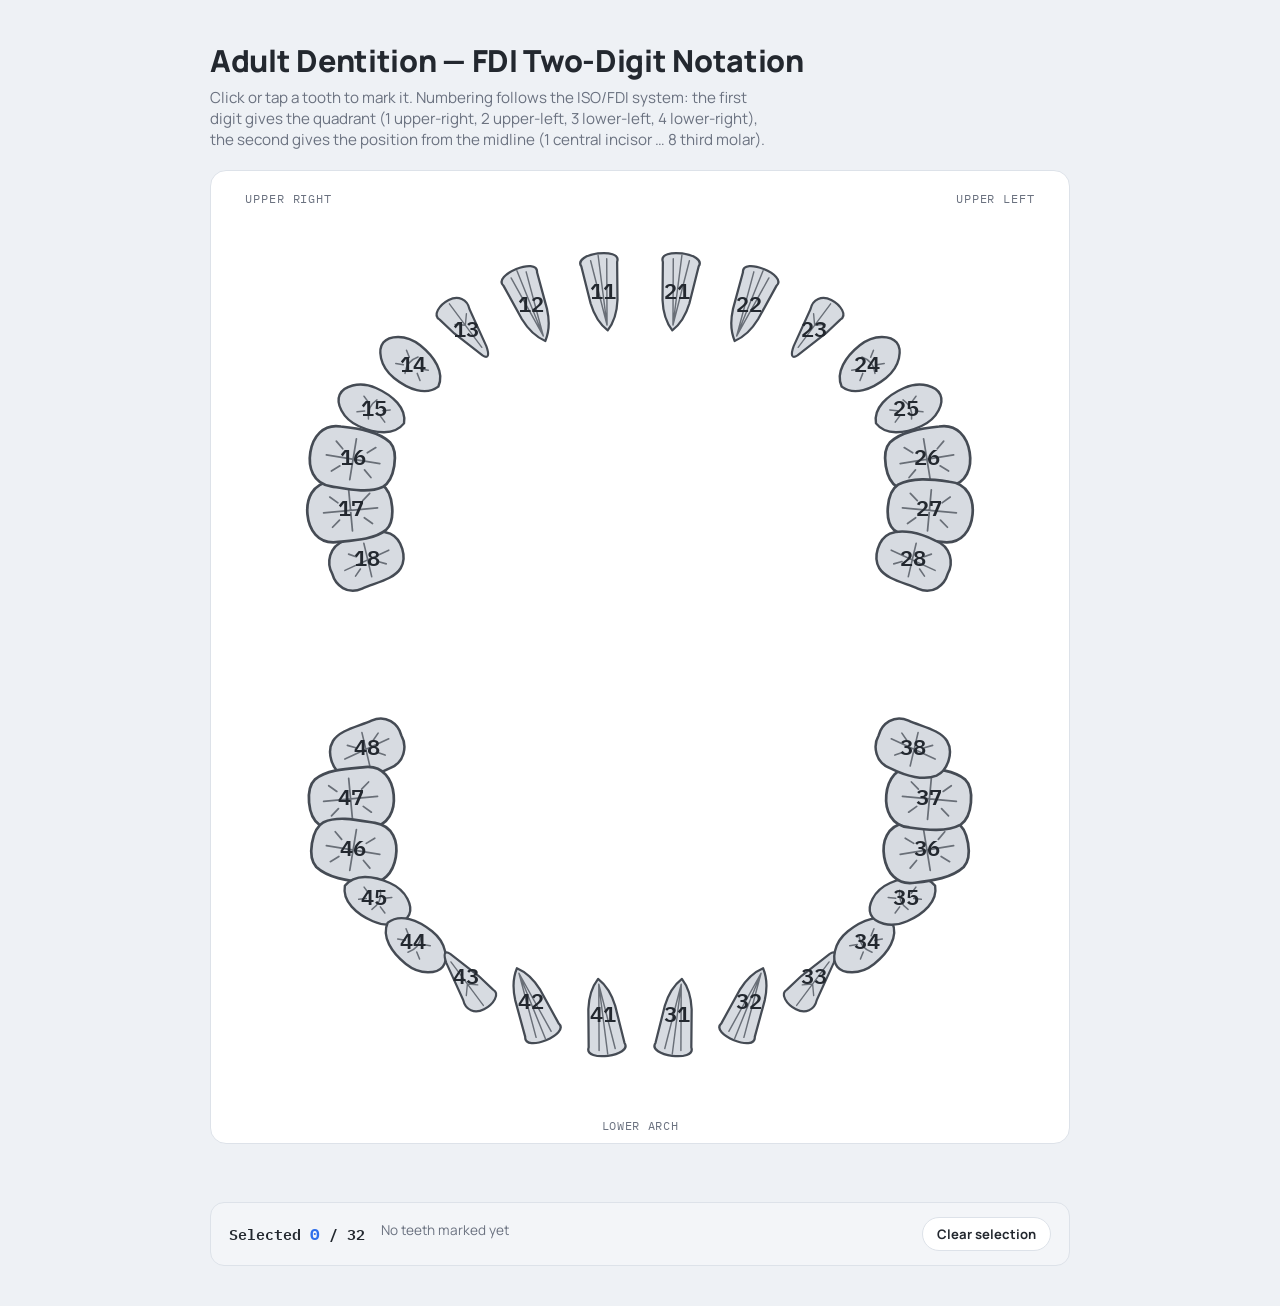
<file: dental-chart.html>
<!DOCTYPE html>
<html lang="en">
<head>
<meta charset="UTF-8" />
<meta name="viewport" content="width=device-width, initial-scale=1.0" />
<title>FDI Odontogram</title>
<link rel="preconnect" href="https://fonts.googleapis.com">
<link rel="preconnect" href="https://fonts.gstatic.com" crossorigin>
<link href="https://fonts.googleapis.com/css2?family=Manrope:wght@500;600;700;800&family=IBM+Plex+Mono:wght@500;600&display=swap" rel="stylesheet">
<style>
  :root{
    --bg: #eef1f5;
    --panel: #ffffff;
    --panel-edge: #dde2e9;
    --ink: #23282f;
    --muted: #6b7280;
    --tooth-fill: #d7dbe1;
    --tooth-fill-hover: #c3c9d1;
    --tooth-stroke: #454b54;
    --line: #565c66;
    --accent: #2f6feb;
    --accent-soft: #e4ecff;
    --accent-ink: #ffffff;
    --chip-bg: #f3f5f8;
    --focus: #2f6feb;
  }
  @media (prefers-color-scheme: dark){
    :root:not([data-theme="light"]){
      --bg: #14171c;
      --panel: #1b2027;
      --panel-edge: #2a3038;
      --ink: #e7eaf0;
      --muted: #9aa3af;
      --tooth-fill: #3a4048;
      --tooth-fill-hover: #464d57;
      --tooth-stroke: #b7bec8;
      --line: #aab1bb;
      --accent: #6a95ff;
      --accent-soft: #223055;
      --accent-ink: #0c1116;
      --chip-bg: #232a33;
      --focus: #8fb0ff;
    }
  }
  :root[data-theme="dark"]{
    --bg: #14171c;
    --panel: #1b2027;
    --panel-edge: #2a3038;
    --ink: #e7eaf0;
    --muted: #9aa3af;
    --tooth-fill: #3a4048;
    --tooth-fill-hover: #464d57;
    --tooth-stroke: #b7bec8;
    --line: #aab1bb;
    --accent: #6a95ff;
    --accent-soft: #223055;
    --accent-ink: #0c1116;
    --chip-bg: #232a33;
    --focus: #8fb0ff;
  }

  *{ box-sizing: border-box; }
  body{
    margin: 0;
    background: var(--bg);
    color: var(--ink);
    font-family: "Manrope", system-ui, -apple-system, sans-serif;
    padding-block: 40px;
  }
  .wrap{
    max-width: 900px;
    margin: 0 auto;
    padding-inline: 20px;
    display: flex;
    flex-direction: column;
    gap: 20px;
  }
  header{
    display: flex;
    flex-direction: column;
    gap: 6px;
  }
  h1{
    margin: 0;
    font-size: clamp(1.4rem, 1.1rem + 1vw, 1.9rem);
    font-weight: 800;
    letter-spacing: -0.01em;
    text-wrap: balance;
  }
  header p{
    margin: 0;
    color: var(--muted);
    font-size: 0.95rem;
    max-width: 62ch;
  }

  .card{
    background: var(--panel);
    border: 1px solid var(--panel-edge);
    border-radius: 16px;
    padding: 20px clamp(10px, 3vw, 28px) 8px;
  }

  .arch-label{
    display: flex;
    justify-content: space-between;
    font-family: "IBM Plex Mono", ui-monospace, monospace;
    font-size: 0.72rem;
    letter-spacing: 0.08em;
    color: var(--muted);
    text-transform: uppercase;
    padding: 0 6px;
  }

  svg.chart{
    display: block;
    width: 100%;
    height: auto;
    overflow: visible;
  }

  .tooth{ cursor: pointer; }
  .tooth .crown{
    fill: var(--tooth-fill);
    stroke: var(--tooth-stroke);
    stroke-width: 2.5;
    stroke-linejoin: round;
    transition: fill 120ms ease;
  }
  .tooth .grooves{
    fill: none;
    stroke: var(--line);
    stroke-width: 1.6;
    stroke-linecap: round;
    opacity: 0.85;
  }
  .tooth:hover .crown{ fill: var(--tooth-fill-hover); }
  .tooth.selected .crown{ fill: var(--accent); stroke: var(--accent); }
  .tooth.selected .grooves{ stroke: var(--accent-ink); opacity: 0.55; }
  .num{
    font-family: "IBM Plex Mono", ui-monospace, monospace;
    font-weight: 600;
    font-size: 22px;
    fill: var(--ink);
    text-anchor: middle;
    dominant-baseline: middle;
    pointer-events: none;
    transition: fill 120ms ease;
  }
  .num.selected{ fill: var(--accent-ink); }
  .tooth:focus-visible .crown{ outline: none; stroke: var(--focus); stroke-width: 4; }
  .tooth:focus-visible{ outline: none; }

  .gap-note{
    text-align: center;
    color: var(--muted);
    font-size: 0.72rem;
    letter-spacing: 0.06em;
    text-transform: uppercase;
    font-family: "IBM Plex Mono", ui-monospace, monospace;
    padding: 10px 0 2px;
  }

  .status{
    display: flex;
    flex-wrap: wrap;
    align-items: center;
    gap: 12px 16px;
    padding: 14px 18px;
    background: var(--chip-bg);
    border: 1px solid var(--panel-edge);
    border-radius: 14px;
  }
  .status .count{
    font-family: "IBM Plex Mono", ui-monospace, monospace;
    font-weight: 600;
    font-variant-numeric: tabular-nums;
    font-size: 0.95rem;
    white-space: nowrap;
  }
  .status .count b{ color: var(--accent); font-size: 1.05em; }
  #selectedList{
    display: flex;
    flex-wrap: wrap;
    gap: 6px;
    flex: 1 1 260px;
    min-height: 26px;
  }
  #selectedList .chip{
    font-family: "IBM Plex Mono", ui-monospace, monospace;
    font-size: 0.8rem;
    background: var(--accent-soft);
    color: var(--accent);
    padding: 3px 9px;
    border-radius: 999px;
  }
  #selectedList .empty{
    color: var(--muted);
    font-size: 0.85rem;
    font-family: "Manrope", sans-serif;
  }
  button#clearBtn{
    font-family: "Manrope", sans-serif;
    font-weight: 700;
    font-size: 0.82rem;
    color: var(--ink);
    background: var(--panel);
    border: 1px solid var(--panel-edge);
    border-radius: 999px;
    padding: 7px 14px;
    cursor: pointer;
  }
  button#clearBtn:hover{ border-color: var(--accent); color: var(--accent); }
  button#clearBtn:focus-visible{ outline: 2px solid var(--focus); outline-offset: 2px; }

  #hoverInfo{
    min-height: 1.2em;
    font-size: 0.85rem;
    color: var(--muted);
    text-align: center;
  }
  #hoverInfo b{
    color: var(--ink);
    font-family: "IBM Plex Mono", ui-monospace, monospace;
  }

  @media (max-width: 480px){
    .status{ flex-direction: column; align-items: stretch; }
    .status #selectedList{ flex: 0 1 auto; }
  }
</style>
</head>
<body>
<div class="wrap">
  <header>
    <h1>Adult Dentition — FDI Two‑Digit Notation</h1>
    <p>Click or tap a tooth to mark it. Numbering follows the ISO/FDI system: the first digit gives the quadrant (1 upper‑right, 2 upper‑left, 3 lower‑left, 4 lower‑right), the second gives the position from the midline (1 central incisor … 8 third molar).</p>
  </header>

  <div class="card">
    <div class="arch-label"><span>Upper right</span><span>Upper left</span></div>
    <svg class="chart" id="chart" viewBox="0 0 800 900" role="img" aria-label="FDI dental chart, 32 selectable teeth">
      <g id="teethLayer"></g>
    </svg>
    <div class="gap-note">Lower arch</div>
  </div>

  <div id="hoverInfo">&nbsp;</div>

  <div class="status">
    <span class="count">Selected <b id="selCount">0</b> / 32</span>
    <div id="selectedList"><span class="empty">No teeth marked yet</span></div>
    <button id="clearBtn" type="button">Clear selection</button>
  </div>
</div>

<script>
(function(){
  var TYPE_PATHS = {
    incisor: {
      crown: 'M -20,-32 C -24,-40 -12,-44 0,-44 C 12,-44 24,-40 20,-32 L 15,10 C 13,22 8,34 0,42 C -8,34 -13,22 -15,10 Z',
      grooves: 'M 0,36 L -9,-37 M 0,36 L 0,-42 M 0,36 L 9,-37'
    },
    canine: {
      crown: 'M -17,-29 C -21,-38 -7,-43 5,-41 C 17,-39 23,-29 18,-18 L 8,28 C 5,38 1,42 -2,34 L -13,-6 Z',
      grooves: 'M 3,-37 L 3,26 M -6,-14 L 3,-6 M 12,-16 L 3,-6'
    },
    premolar: {
      crown: 'M -22,-8 C -22,-28 -9,-40 0,-40 C 9,-40 22,-28 22,-8 C 22,11 16,30 0,34 C -16,30 -22,11 -22,-8 Z',
      grooves: 'M -11,-2 Q 0,-9 11,-2 M -9,-16 L -5,-9 M 9,-16 L 5,-9 M -7,15 L -3,8 M 7,15 L 3,8'
    },
    molar: {
      crown: 'M -28,-16 C -28,-33 -14,-40 0,-40 C 14,-40 28,-33 28,-16 C 29,1 29,19 21,31 C 13,41 -13,41 -21,31 C -29,19 -28,1 -28,-16 Z',
      grooves: 'M 0,-25 L 0,25 M -19,0 L 19,0 M -14,-18 L -8,-11 M 14,-18 L 8,-11 M -14,19 L -8,12 M 14,19 L 8,12'
    },
    wisdom: {
      crown: 'M -25,-14 C -26,-30 -13,-38 -1,-37 C 11,-39 26,-31 26,-14 C 28,3 26,21 17,31 C 8,40 -11,39 -19,29 C -27,19 -24,1 -25,-14 Z',
      grooves: 'M -2,-24 L 2,24 M -17,-1 L 17,3 M -11,-16 L -6,-9 M 12,-15 L 7,-9 M -10,17 L -5,10'
    }
  };
  var LAST_DIGIT_TYPE = {1:'incisor',2:'incisor',3:'canine',4:'premolar',5:'premolar',6:'molar',7:'molar',8:'wisdom'};
  var SCALE_BY_TYPE = {incisor:0.9, canine:0.86, premolar:0.95, molar:1.08, wisdom:1.0};
  var QUADRANT_NAME = {1:'Upper right',2:'Upper left',3:'Lower left',4:'Lower right'};
  var POSITION_NAME = {1:'central incisor',2:'lateral incisor',3:'canine',4:'first premolar',
                        5:'second premolar',6:'first molar',7:'second molar',8:'third molar'};

  var UPPER_ORDER = [18,17,16,15,14,13,12,11,21,22,23,24,25,26,27,28];
  var LOWER_ORDER = [48,47,46,45,44,43,42,41,31,32,33,34,35,36,37,38];

  var CX = 400, RX = 290, RY = 200;
  var UPPER_CY = 285, LOWER_CY = 610;
  var SPAN = 220; // degrees swept by each arch

  function deg2rad(d){ return d * Math.PI / 180; }

  function archPoint(theta, cy){
    var r = deg2rad(theta);
    return { x: CX + RX * Math.cos(r), y: cy - RY * Math.sin(r) };
  }

  function buildEntries(){
    var entries = [];
    UPPER_ORDER.forEach(function(fdi, i){
      var theta = 200 - i * (SPAN / (UPPER_ORDER.length - 1));
      var p = archPoint(theta, UPPER_CY);
      var rot = 90 - theta;
      entries.push(makeEntry(fdi, p.x, p.y, rot));
    });
    LOWER_ORDER.forEach(function(fdi, i){
      var theta = 160 + i * (SPAN / (LOWER_ORDER.length - 1));
      var p = archPoint(theta, LOWER_CY);
      var rot = (theta - 270) + 180;
      entries.push(makeEntry(fdi, p.x, p.y, rot));
    });
    return entries;
  }

  function makeEntry(fdi, x, y, rot){
    var quadrant = Math.floor(fdi / 10);
    var pos = fdi % 10;
    var type = LAST_DIGIT_TYPE[pos];
    var mirror = (quadrant === 2 || quadrant === 3) ? -1 : 1;
    var scale = SCALE_BY_TYPE[type];
    var name = QUADRANT_NAME[quadrant] + ' ' + POSITION_NAME[pos];
    return { fdi: fdi, x: x, y: y, rot: rot, type: type, mirror: mirror, scale: scale, name: name };
  }

  var svgNS = 'http://www.w3.org/2000/svg';
  var layer = document.getElementById('teethLayer');
  var hoverInfo = document.getElementById('hoverInfo');
  var selCountEl = document.getElementById('selCount');
  var selectedListEl = document.getElementById('selectedList');
  var selected = {};

  function el(tag, attrs){
    var e = document.createElementNS(svgNS, tag);
    for (var k in attrs) e.setAttribute(k, attrs[k]);
    return e;
  }

  buildEntries().forEach(function(t){
    var g = el('g', {
      class: 'tooth',
      'data-fdi': t.fdi,
      'data-name': t.name,
      tabindex: '0',
      role: 'button',
      'aria-pressed': 'false',
      'aria-label': 'Tooth ' + t.fdi + ', ' + t.name
    });
    var shape = el('g', {
      transform: 'translate(' + t.x.toFixed(1) + ',' + t.y.toFixed(1) + ') rotate(' + t.rot.toFixed(1) + ') scale(' + (t.mirror * t.scale).toFixed(3) + ',' + t.scale.toFixed(3) + ')'
    });
    var paths = TYPE_PATHS[t.type];
    shape.appendChild(el('path', { class: 'crown', d: paths.crown }));
    shape.appendChild(el('path', { class: 'grooves', d: paths.grooves }));
    g.appendChild(shape);

    var label = el('text', {
      class: 'num',
      transform: 'translate(' + t.x.toFixed(1) + ',' + t.y.toFixed(1) + ')'
    });
    label.textContent = t.fdi;
    layer.appendChild(g);
    layer.appendChild(label);

    function toggle(){
      var isSel = g.classList.toggle('selected');
      g.setAttribute('aria-pressed', isSel ? 'true' : 'false');
      label.classList.toggle('selected', isSel);
      if (isSel) selected[t.fdi] = t; else delete selected[t.fdi];
      renderStatus();
    }
    g.addEventListener('click', toggle);
    g.addEventListener('keydown', function(ev){
      if (ev.key === 'Enter' || ev.key === ' '){ ev.preventDefault(); toggle(); }
    });
    g.addEventListener('mouseenter', function(){ showInfo(t); });
    g.addEventListener('focus', function(){ showInfo(t); });
    g.addEventListener('mouseleave', clearInfo);
    g.addEventListener('blur', clearInfo);
  });

  function showInfo(t){
    hoverInfo.innerHTML = '<b>' + t.fdi + '</b> — ' + t.name.charAt(0).toUpperCase() + t.name.slice(1);
  }
  function clearInfo(){ hoverInfo.innerHTML = '&nbsp;'; }

  function renderStatus(){
    var keys = Object.keys(selected).map(Number).sort(function(a,b){ return a-b; });
    selCountEl.textContent = keys.length;
    selectedListEl.innerHTML = '';
    if (!keys.length){
      var empty = document.createElement('span');
      empty.className = 'empty';
      empty.textContent = 'No teeth marked yet';
      selectedListEl.appendChild(empty);
      return;
    }
    keys.forEach(function(fdi){
      var chip = document.createElement('span');
      chip.className = 'chip';
      chip.textContent = fdi;
      selectedListEl.appendChild(chip);
    });
  }

  document.getElementById('clearBtn').addEventListener('click', function(){
    document.querySelectorAll('.tooth.selected').forEach(function(g){ g.classList.remove('selected'); g.setAttribute('aria-pressed','false'); });
    document.querySelectorAll('text.num.selected').forEach(function(t){ t.classList.remove('selected'); });
    selected = {};
    renderStatus();
  });
})();
</script>
</body>
</html>
</file>
<file: assets/css/custom.css>
:root{
    --primary:#2563EB; --secondary:#3B82F6; --accent:#EA580C;
  }
  html{ scroll-behavior:smooth; }
  @media (prefers-reduced-motion: reduce){
    html{ scroll-behavior:auto; }
  }
  body{ background:#F8FAFC; }

  .skip-link{
    position:absolute; left:1rem; top:-4rem; z-index:100;
    background:#0B1220; color:#fff; padding:.75rem 1.25rem; border-radius:.5rem;
    transition:top .2s ease;
  }
  .skip-link:focus{ top:1rem; }

  :focus-visible{ outline:2px solid #2563EB; outline-offset:2px; border-radius:4px; }

  .bg-grid{
    background-image:
      linear-gradient(rgba(37,99,235,0.06) 1px, transparent 1px),
      linear-gradient(90deg, rgba(37,99,235,0.06) 1px, transparent 1px);
    background-size: 44px 44px;
    mask-image: radial-gradient(ellipse 80% 60% at 50% 0%, #000 40%, transparent 100%);
  }

  .blob{
    position:absolute; border-radius:9999px; filter:blur(70px); opacity:.55;
    animation: float 14s ease-in-out infinite;
    will-change: transform;
  }
  .blob-2{ animation-duration: 18s; animation-direction: reverse; }
  @keyframes float{
    0%,100%{ transform: translate(0,0) scale(1); }
    50%{ transform: translate(24px,-30px) scale(1.08); }
  }
  @media (prefers-reduced-motion: reduce){
    .blob{ animation:none; }
  }

  .glass{
    background: rgba(255,255,255,0.7);
    backdrop-filter: blur(16px) saturate(140%);
    -webkit-backdrop-filter: blur(16px) saturate(140%);
    border: 1px solid rgba(255,255,255,0.6);
  }
  .glass-dark{
    background: rgba(11,18,32,0.55);
    backdrop-filter: blur(18px) saturate(140%);
    -webkit-backdrop-filter: blur(18px) saturate(140%);
    border: 1px solid rgba(255,255,255,0.08);
  }

  .btn{ transition: transform .2s ease, box-shadow .2s ease, background-color .2s ease, color .2s ease; }
  .btn:hover{ transform: translateY(-2px); }
  .btn:active{ transform: translateY(0); }
  .btn:disabled{ opacity:.65; cursor:not-allowed; transform:none; }

  .card-hover{ transition: transform .25s ease, box-shadow .25s ease, border-color .25s ease; }
  .card-hover:hover{ transform: translateY(-4px); box-shadow: 0 20px 40px -20px rgba(15,23,42,0.25); }

  /* [data-reveal] elements start fully visible in CSS. When JS + motion are
     available, script.js flips them to opacity:0 via GSAP's `.from()` at
     tween-creation time (imperceptibly fast) and animates them in on load/
     scroll. This keeps content visible with no-JS and with prefers-reduced-motion. */

  .nav-link{ position:relative; }
  .nav-link::after{
    content:''; position:absolute; left:0; right:0; bottom:-4px; height:2px;
    background: var(--primary); transform: scaleX(0); transform-origin:left;
    transition: transform .25s ease;
  }
  .nav-link:hover::after, .nav-link:focus-visible::after{ transform: scaleX(1); }

  .marquee-track{ animation: marquee 26s linear infinite; }
  @media (prefers-reduced-motion: reduce){ .marquee-track{ animation:none; } }
  @keyframes marquee{
    from{ transform: translateX(0); }
    to{ transform: translateX(-50%); }
  }

  ::selection{ background:#2563EB; color:#fff; }
</file>
